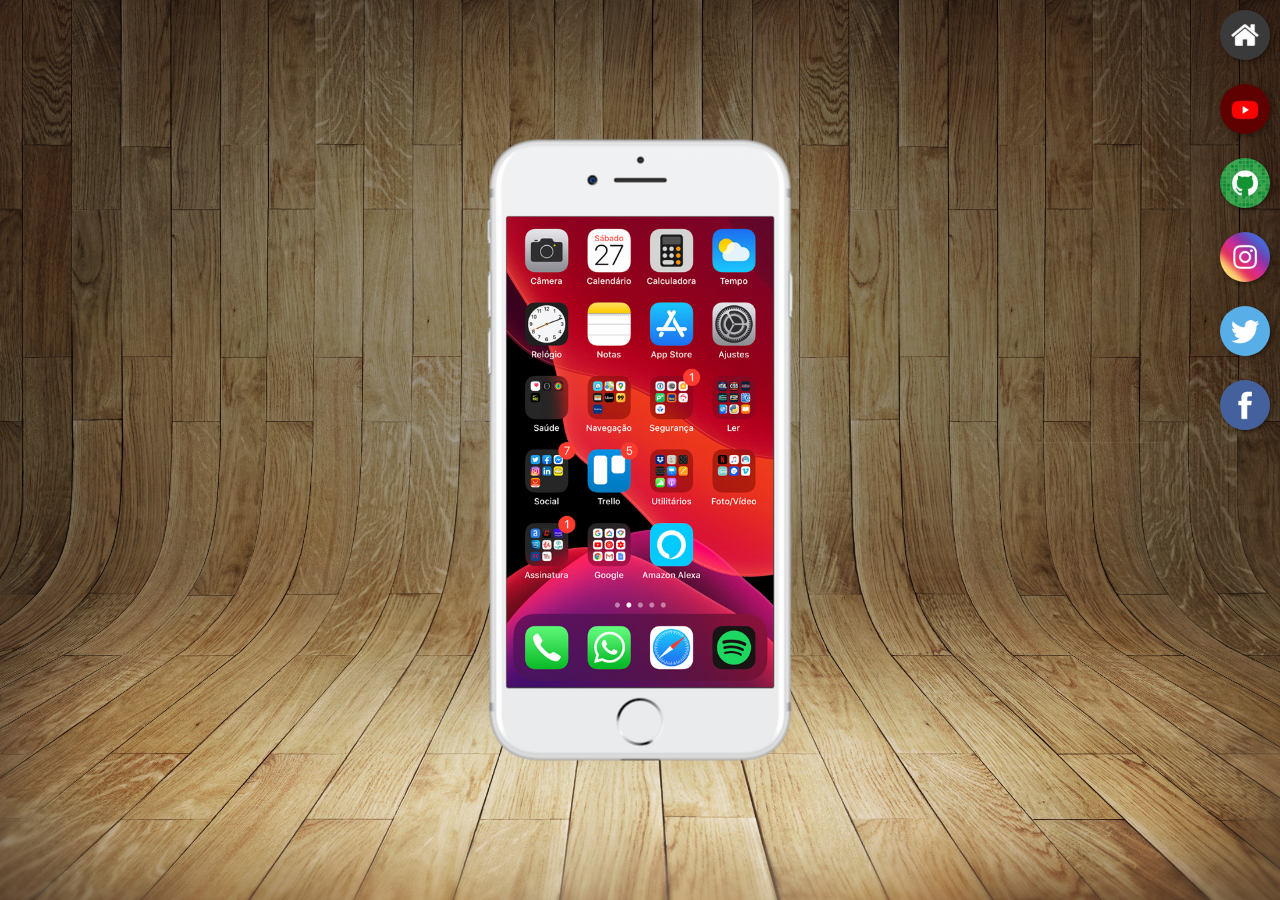
<file: index.html>
<!DOCTYPE html>
<html lang="pt-br">
<head>
    <meta charset="UTF-8">
    <meta http-equiv="X-UA-Compatible" content="IE=edge">
    <meta name="viewport" content="width=device-width, initial-scale=1.0">
    <title>Projeto Redes Sociais</title>
    <link rel="stylesheet" href="style.css">
    <link rel="shortcut icon" href="favicon.ico" type="image/x-icon">
</head>
<body>
    <main>
        <section id="telefone">
            <iframe src="home.html" name="tela" id="tela" frameborder="0">
                Seu navegador não é compatível com isso.
            </iframe>

        </section>
        <section id="redes-sociais">
            <a href="home.html" target="tela"><img src="imagens/logo-home.jpg" alt="Home"></a> <br>
            <a href="youtube.html" target="tela"><img src="imagens/logo-youtube.jpg" alt="youTube"></a> <br>
            <a href="github.html" target="tela"><img src="imagens/logo-github.jpg" alt="GitHub"></a> <br>
            <a href="instagram.html" target="tela"><img src="imagens/logo-instagram.jpg" alt="Instagram"></a> <br>
            <a href="twitter.html" target="tela"><img src="imagens/logo-twitter.jpg" alt="Twitter"></a> <br>
            <a href="facebook.html" target="tela"><img src="imagens/logo-facebook.jpg" alt="Facebook"></a>

        </section>

    </main>
 
    
</body>
</html>
</file>
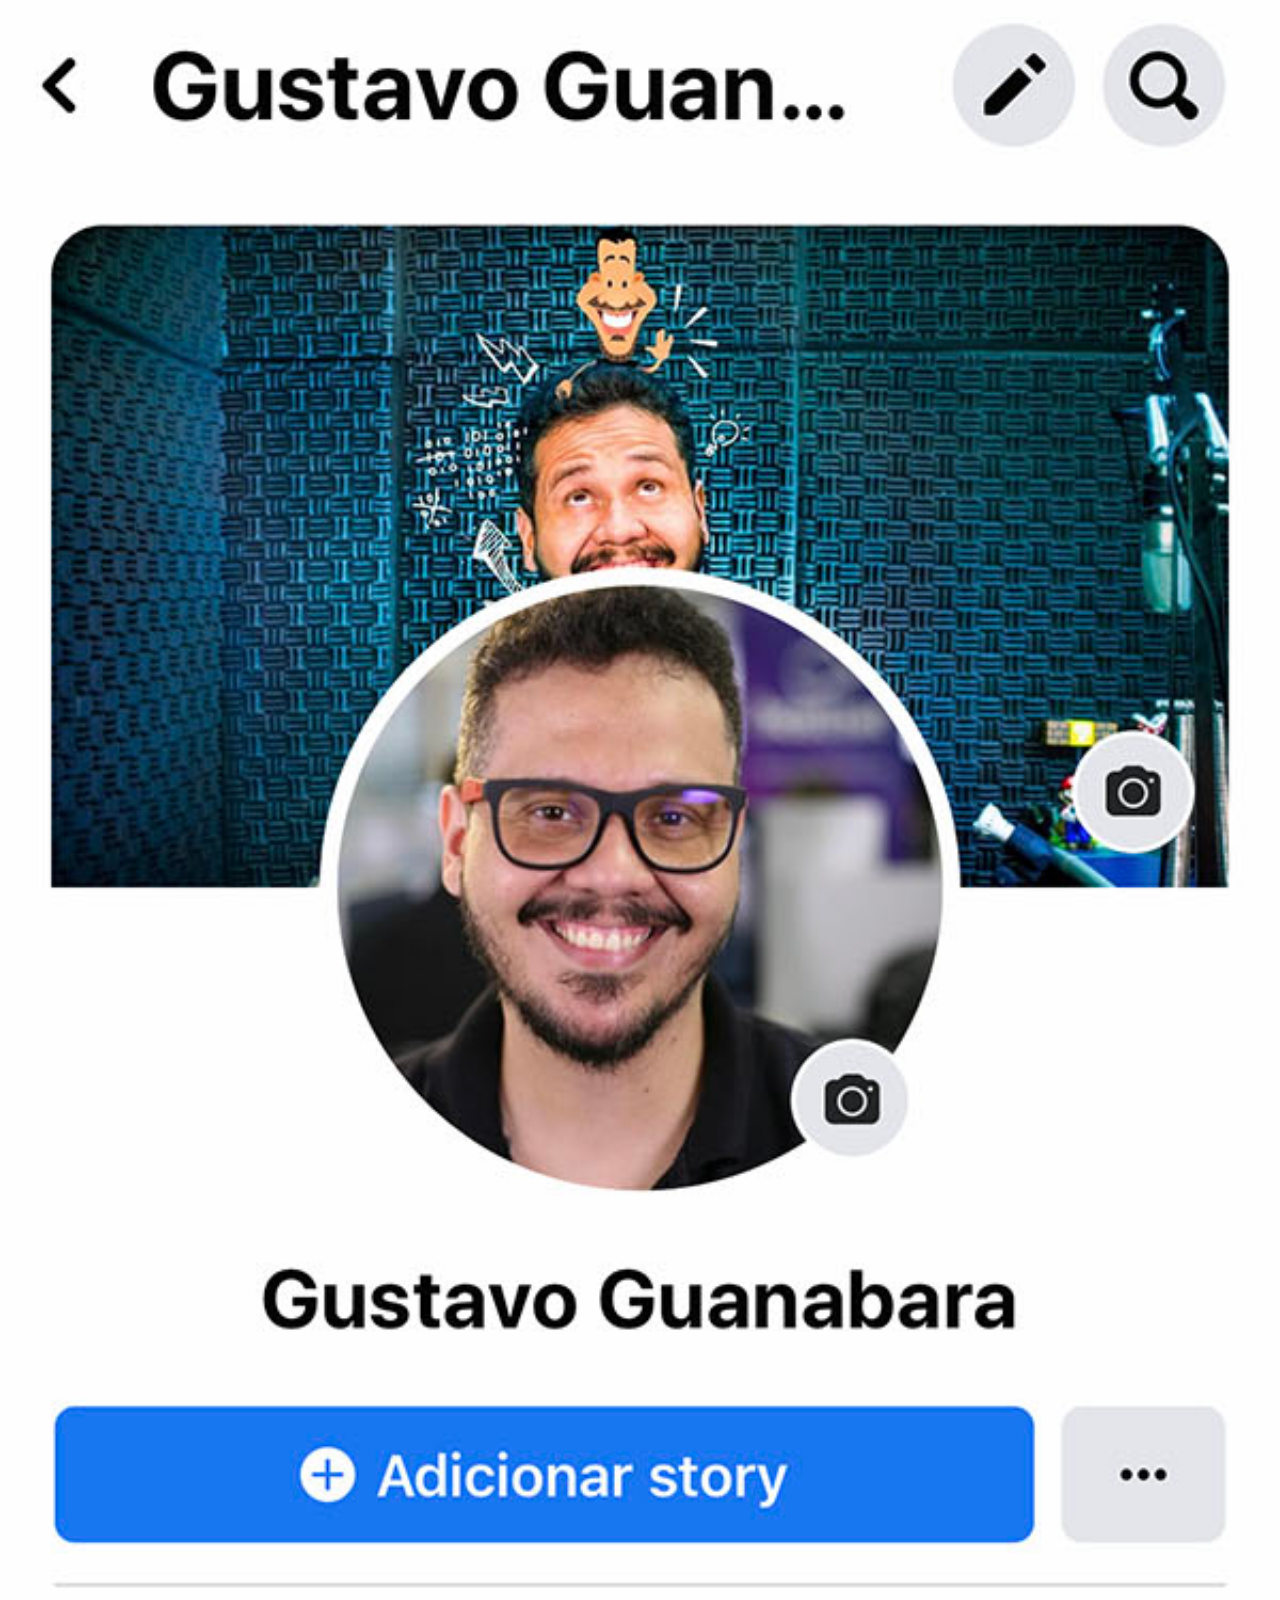
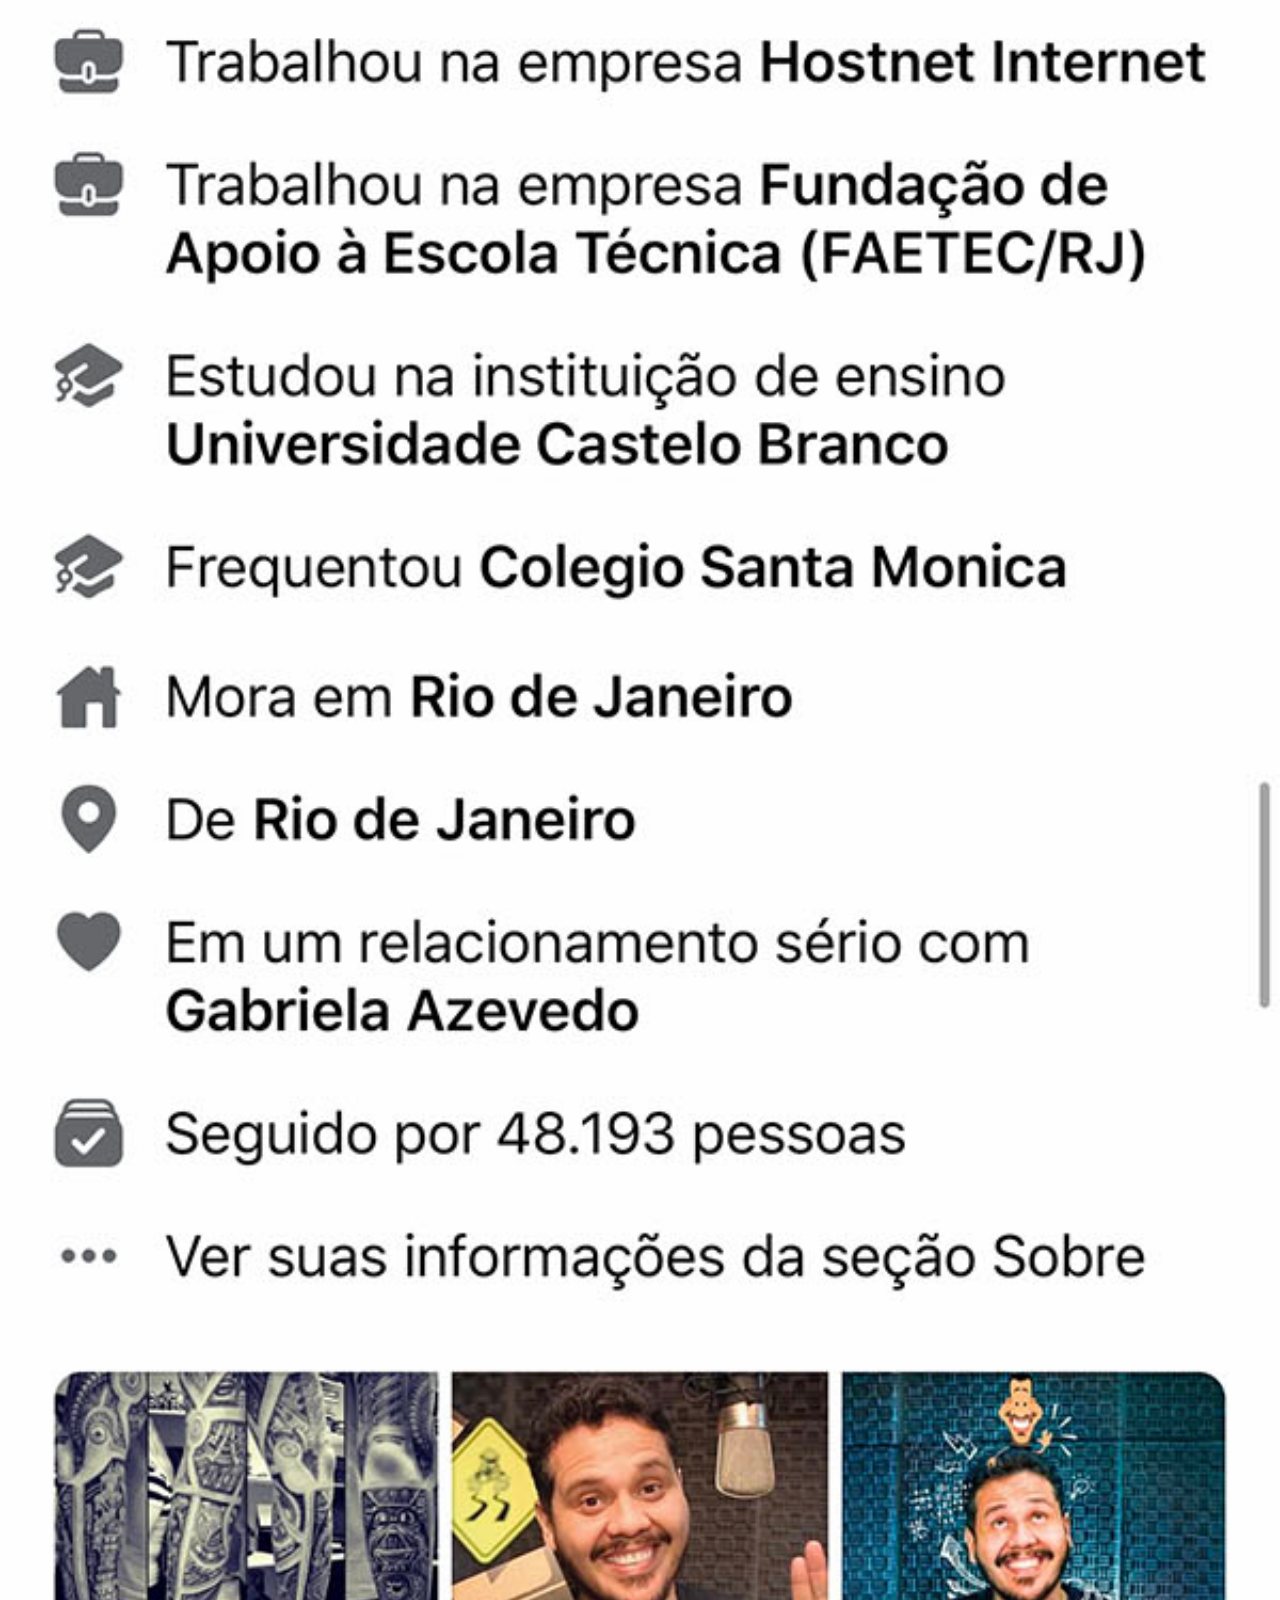
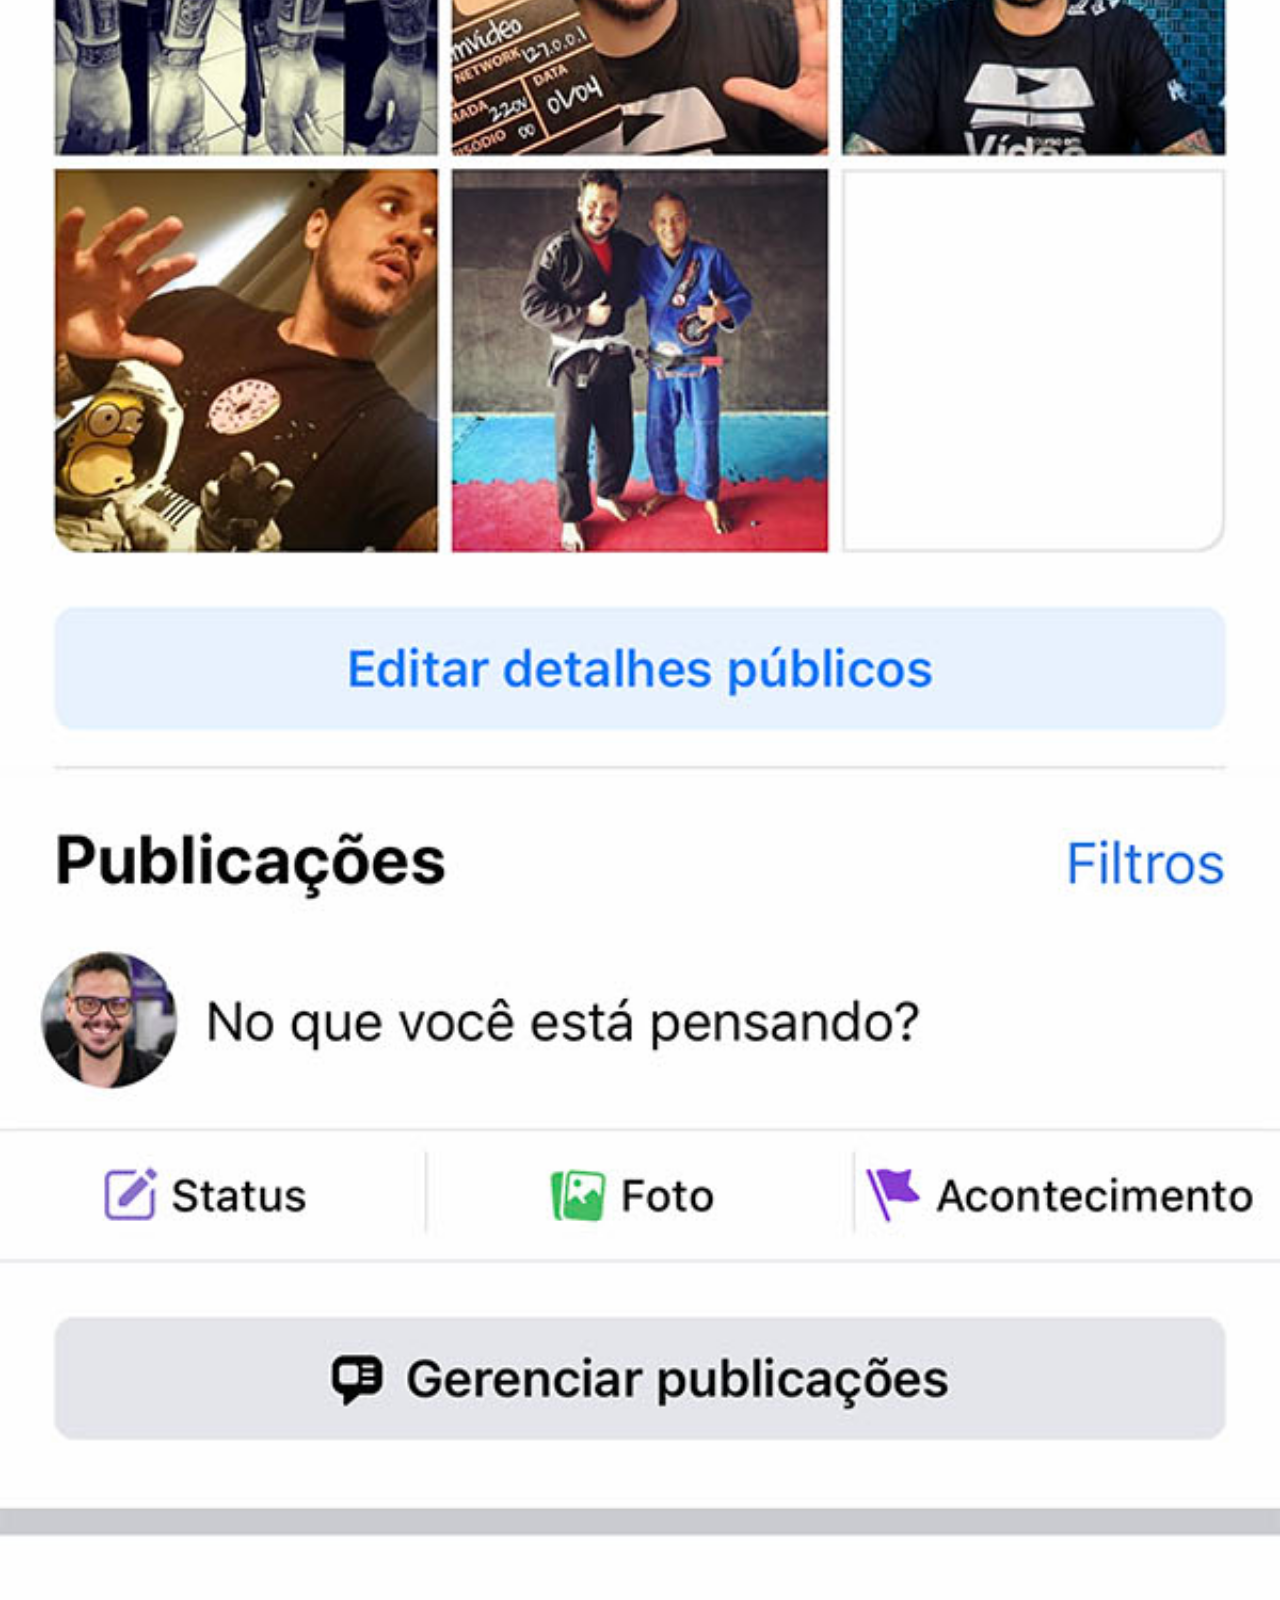
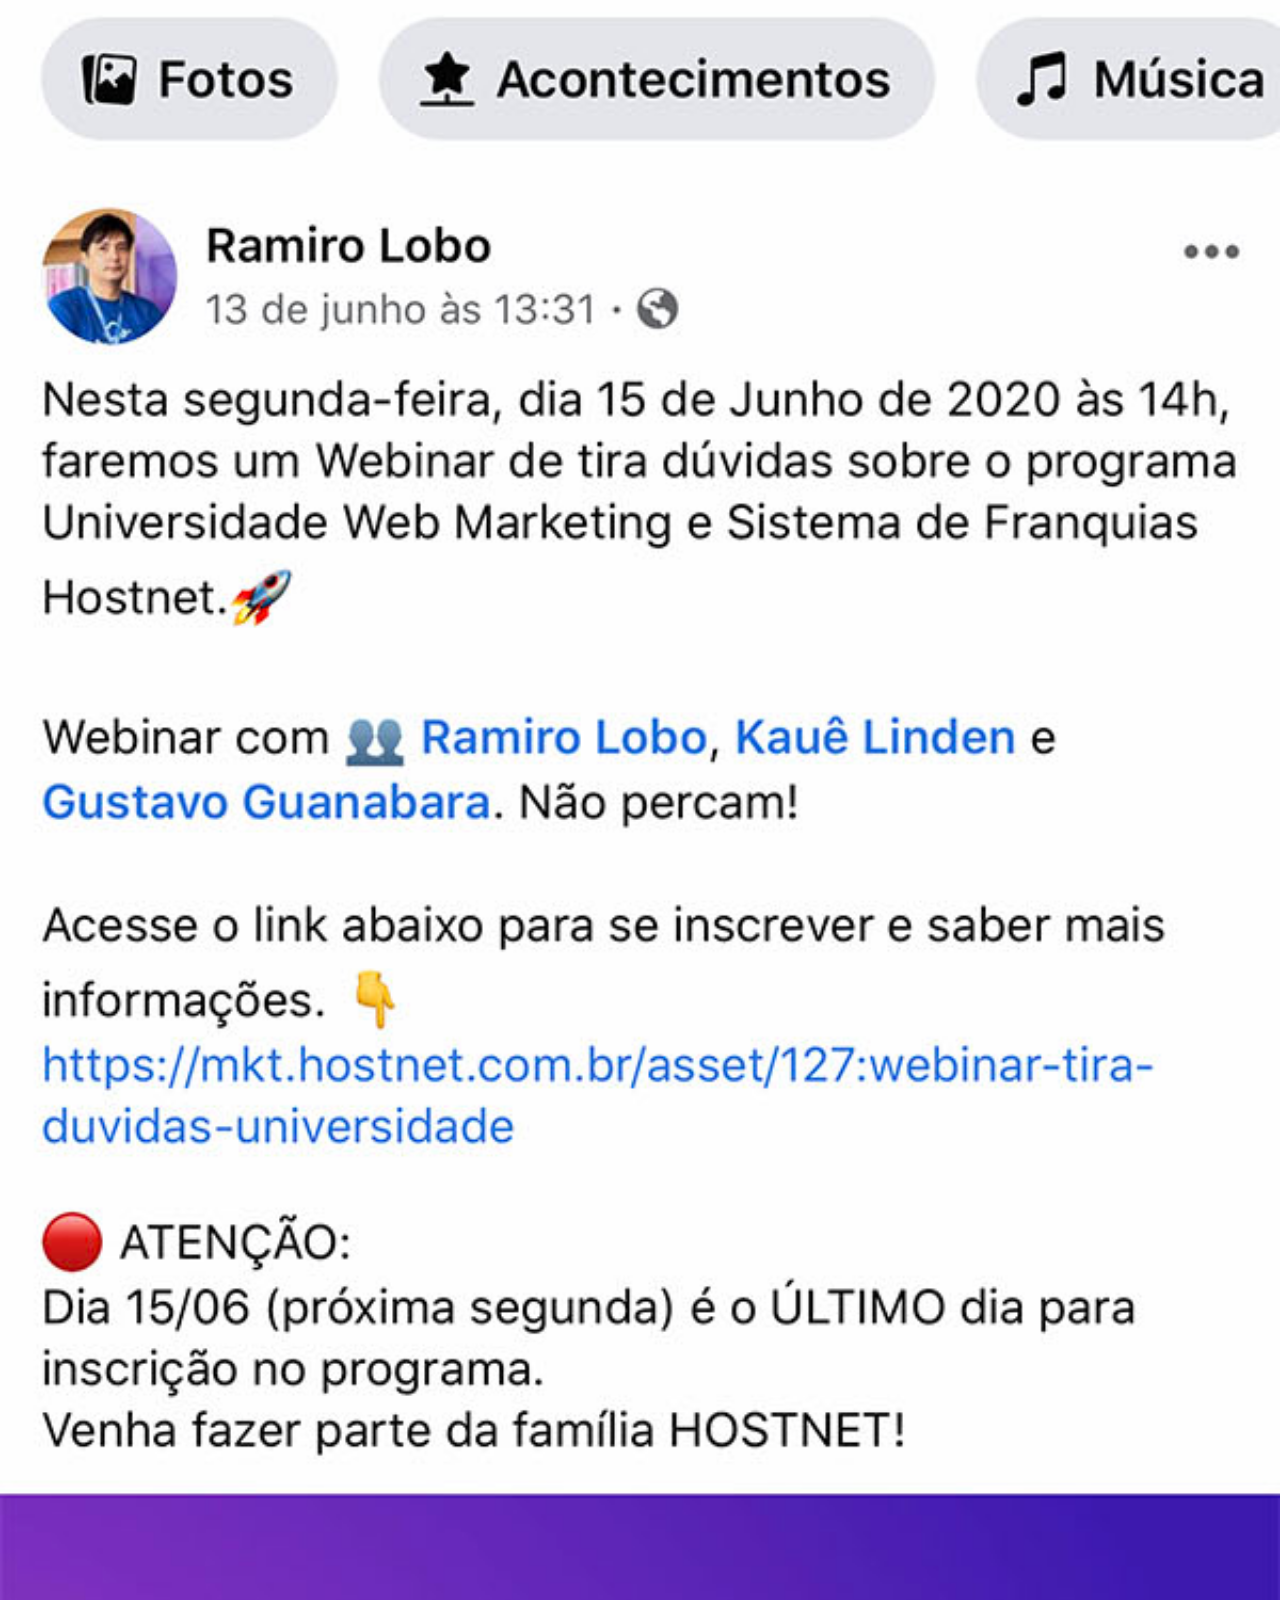
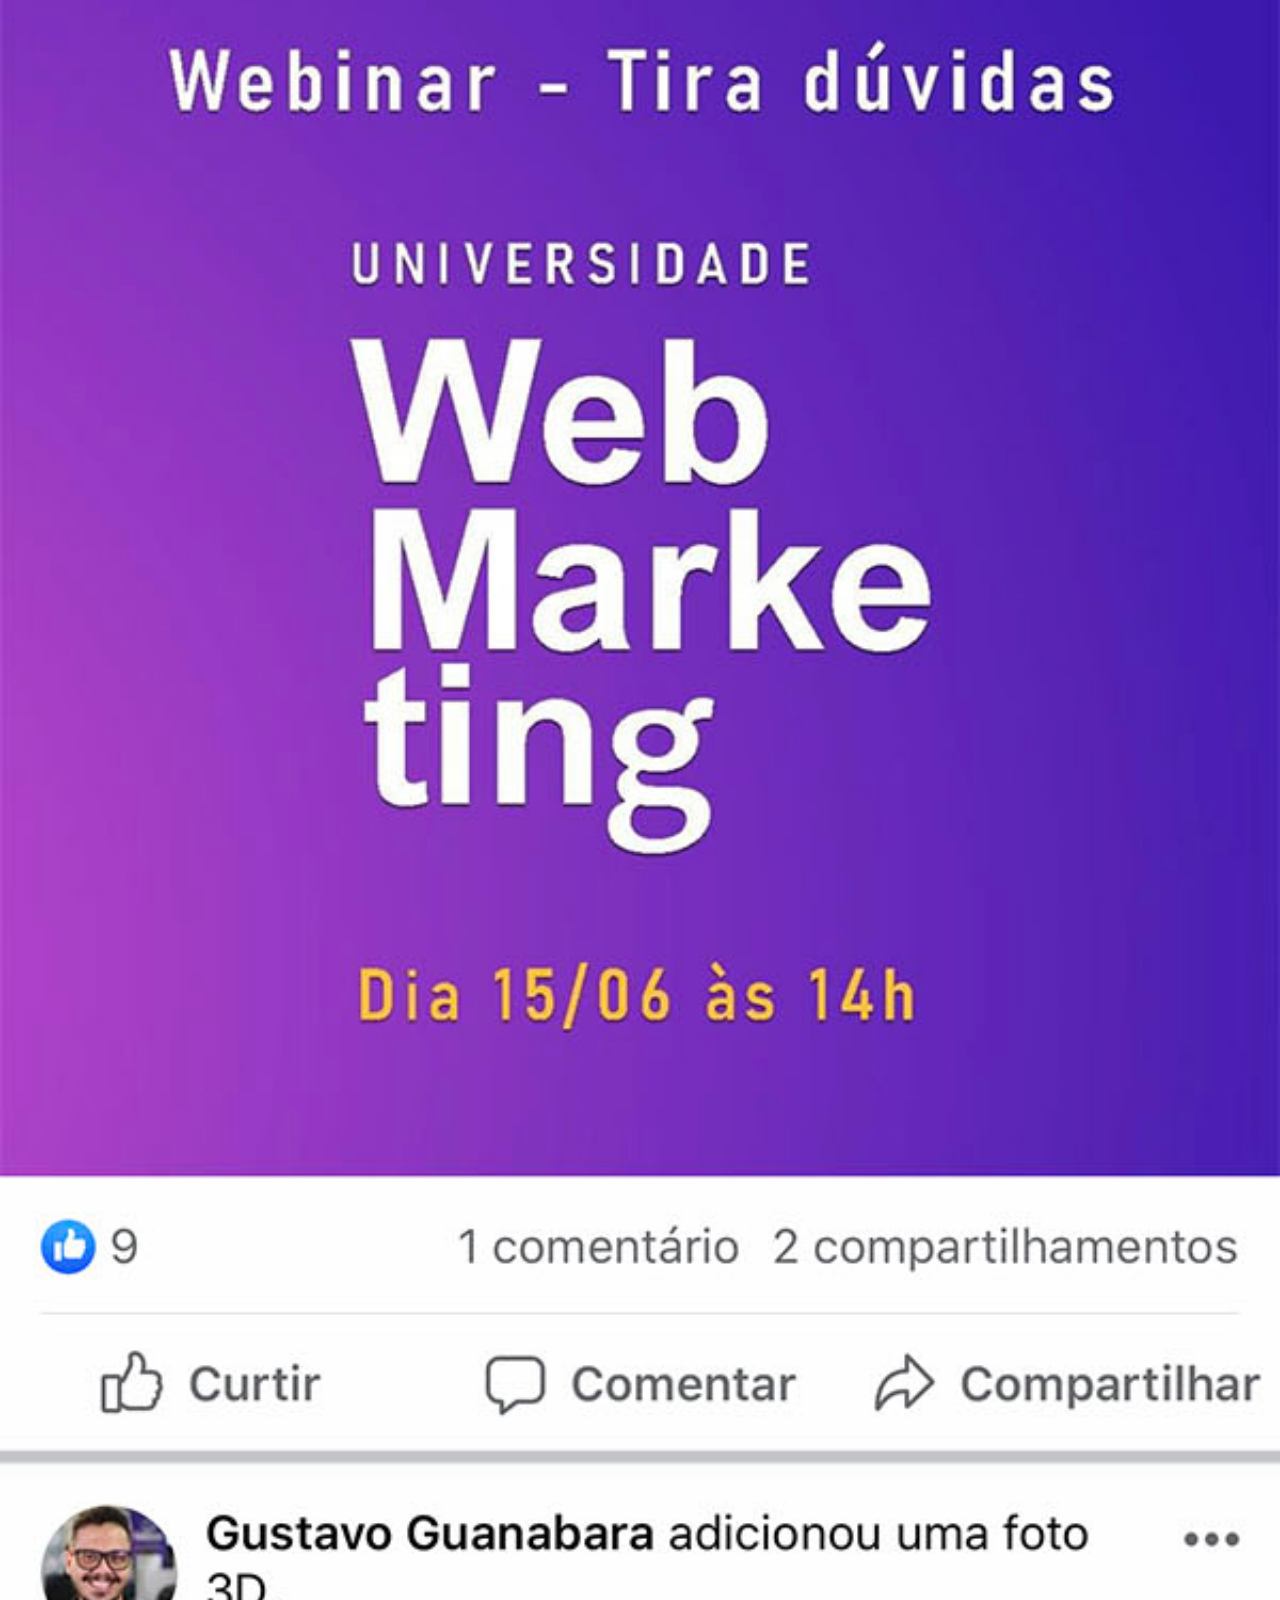
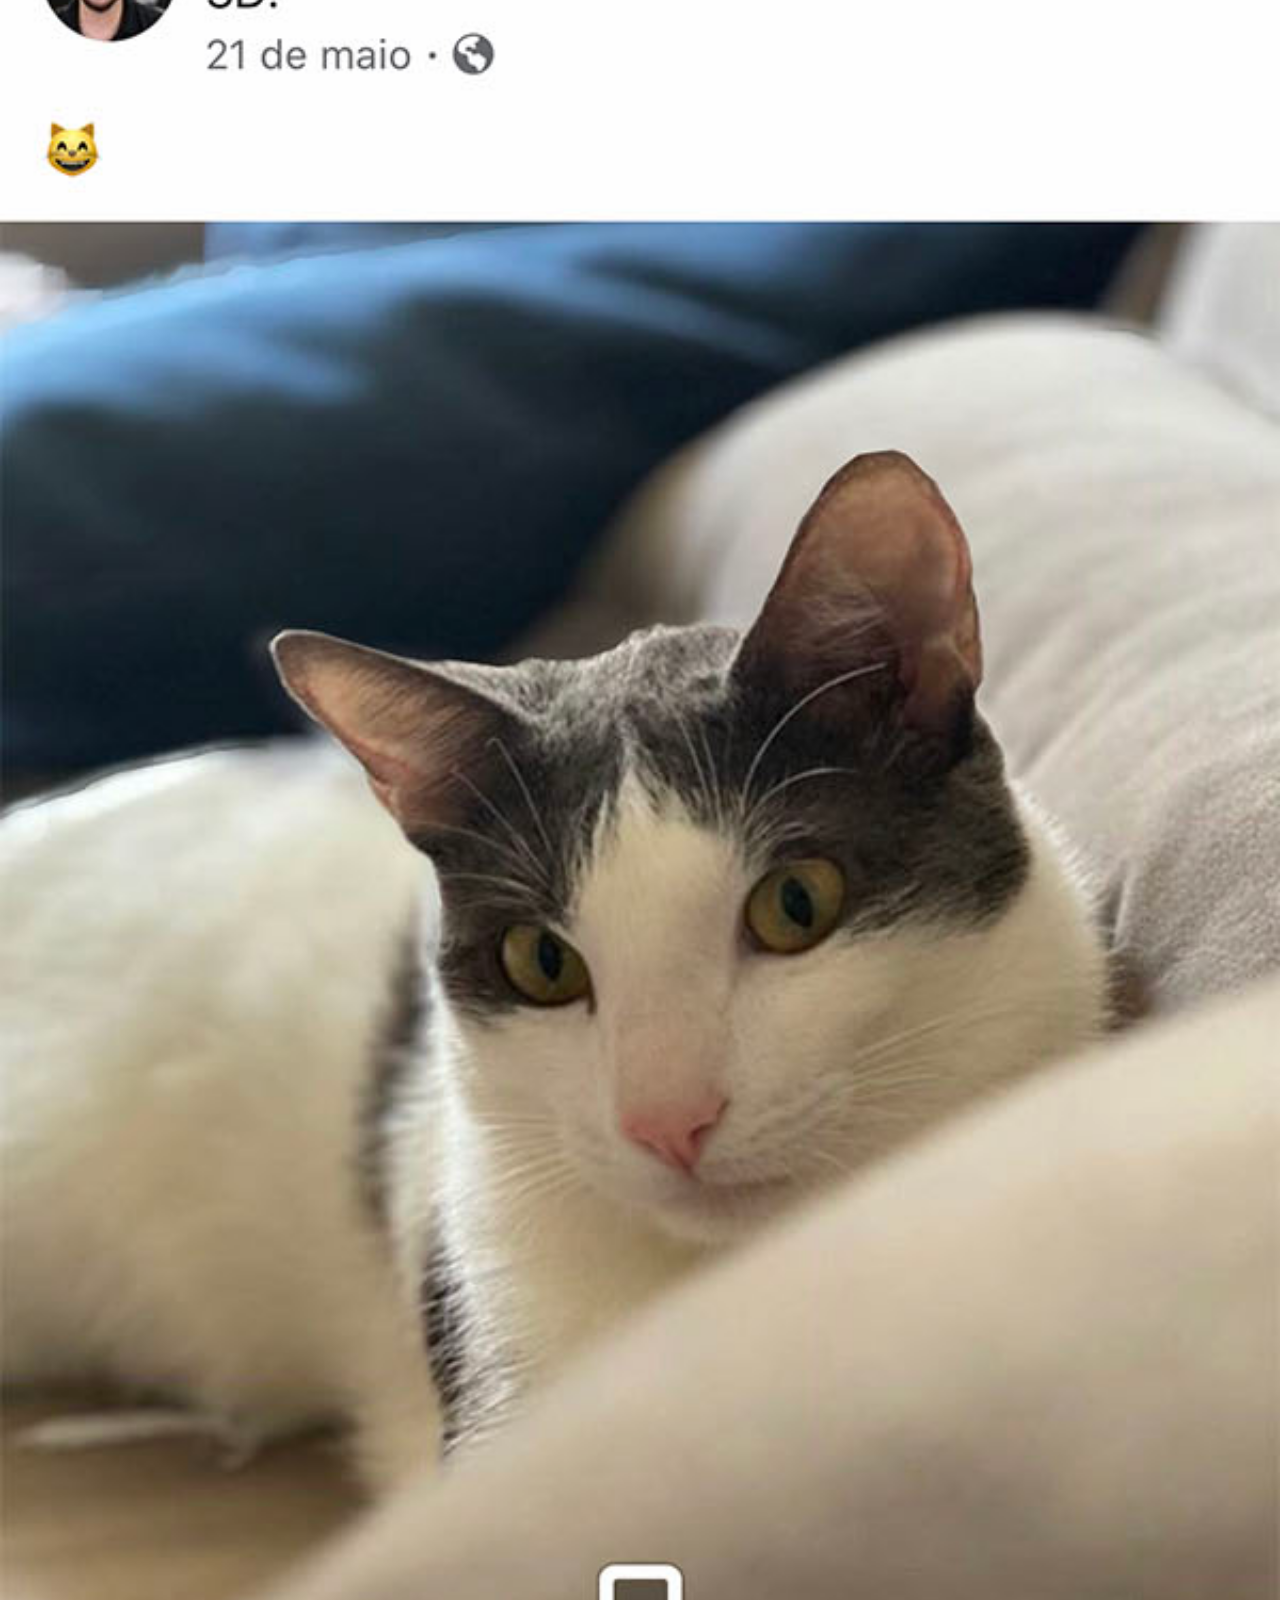
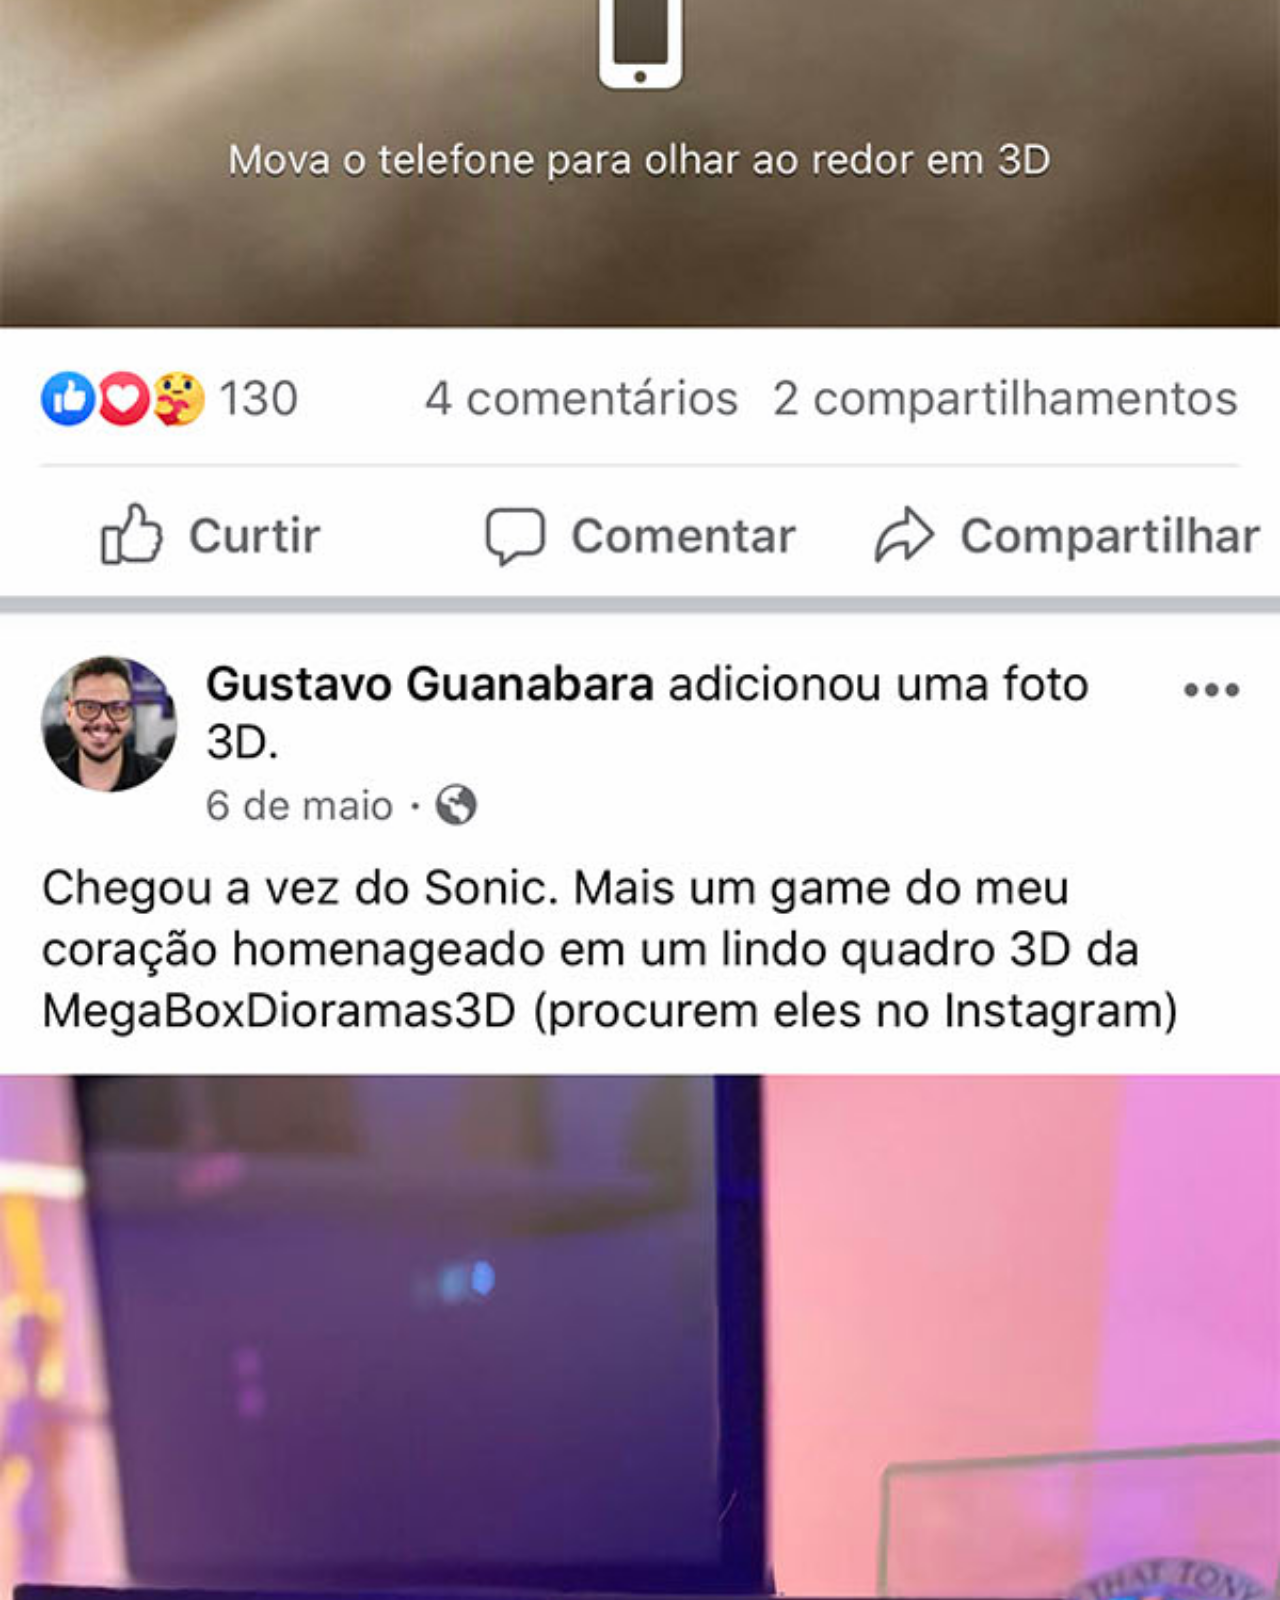
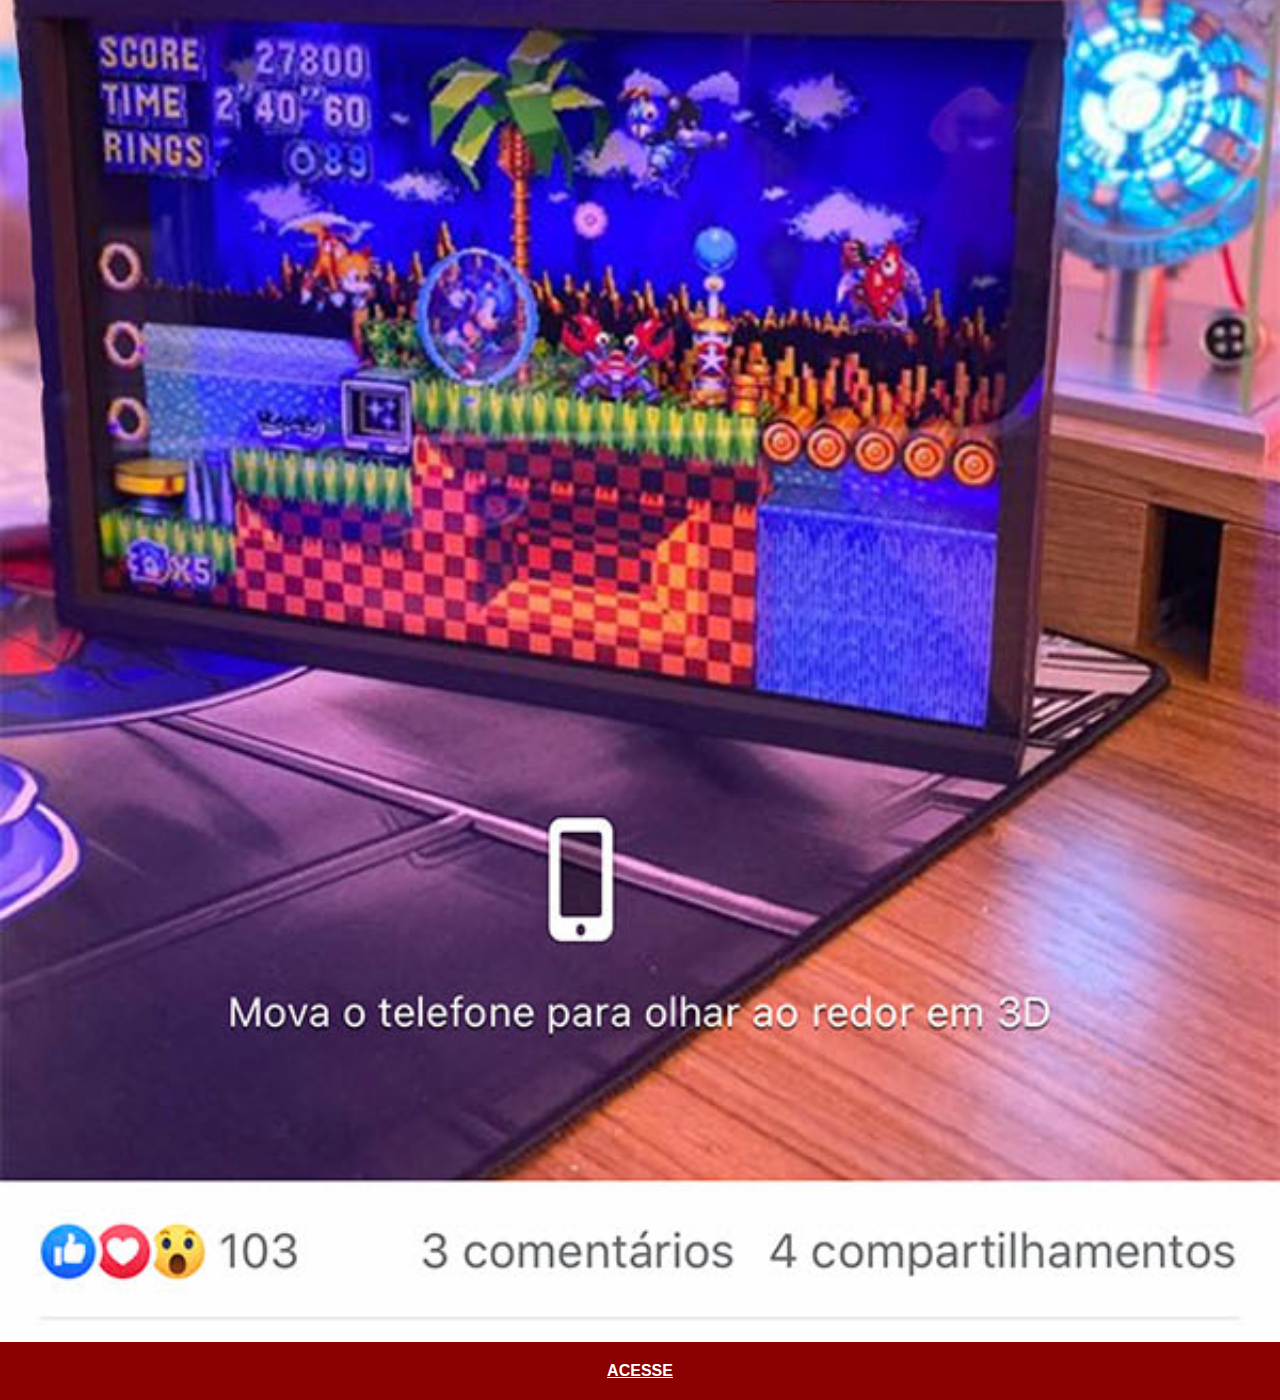
<file: facebook.html>
<!DOCTYPE html>
<html lang="pt-br">
<head>
    <meta charset="UTF-8">
    <meta http-equiv="X-UA-Compatible" content="IE=edge">
    <meta name="viewport" content="width=device-width, initial-scale=1.0">
    <title>Facebook</title>
    <link rel="stylesheet" href="social.css">
</head>
<body>
    <img src="imagens/tela-facebook.jpg" alt="Facebook">
    <a href="#">ACESSE</a>
    
</body>
</html>
</file>
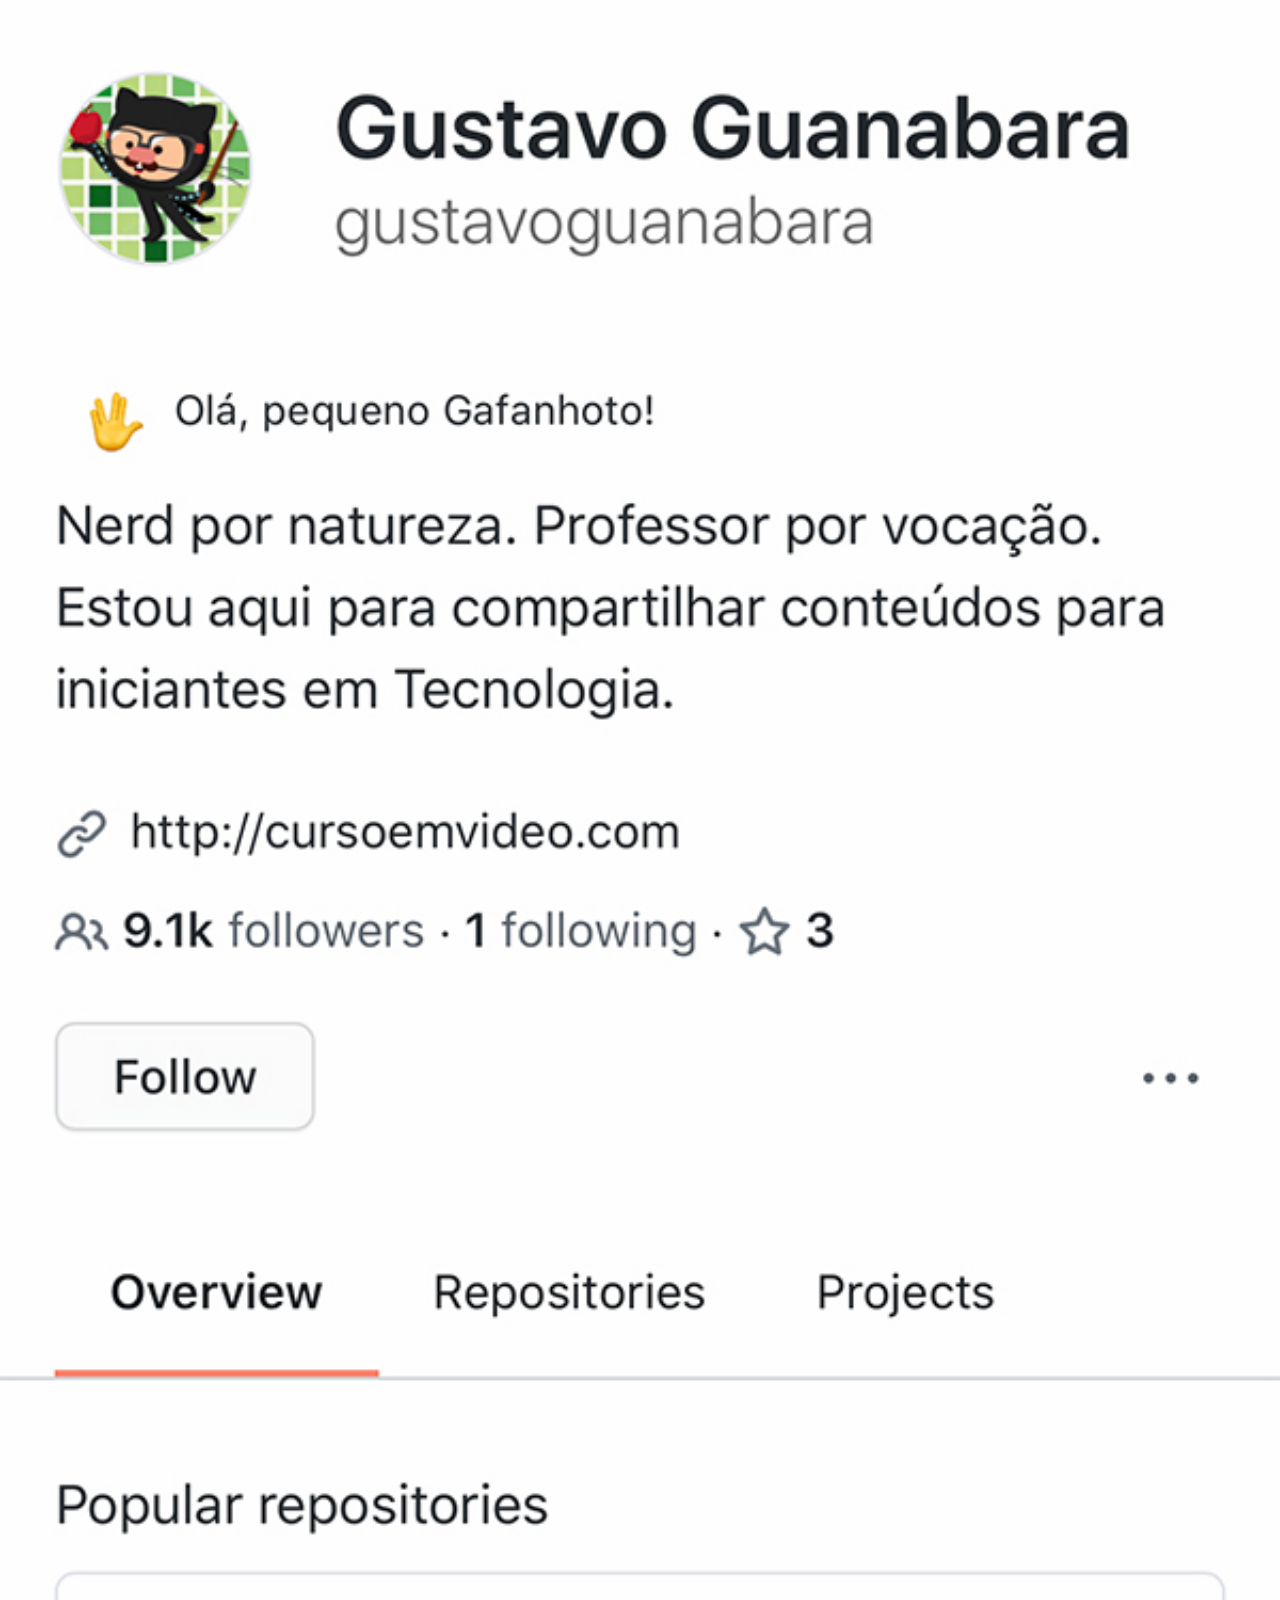
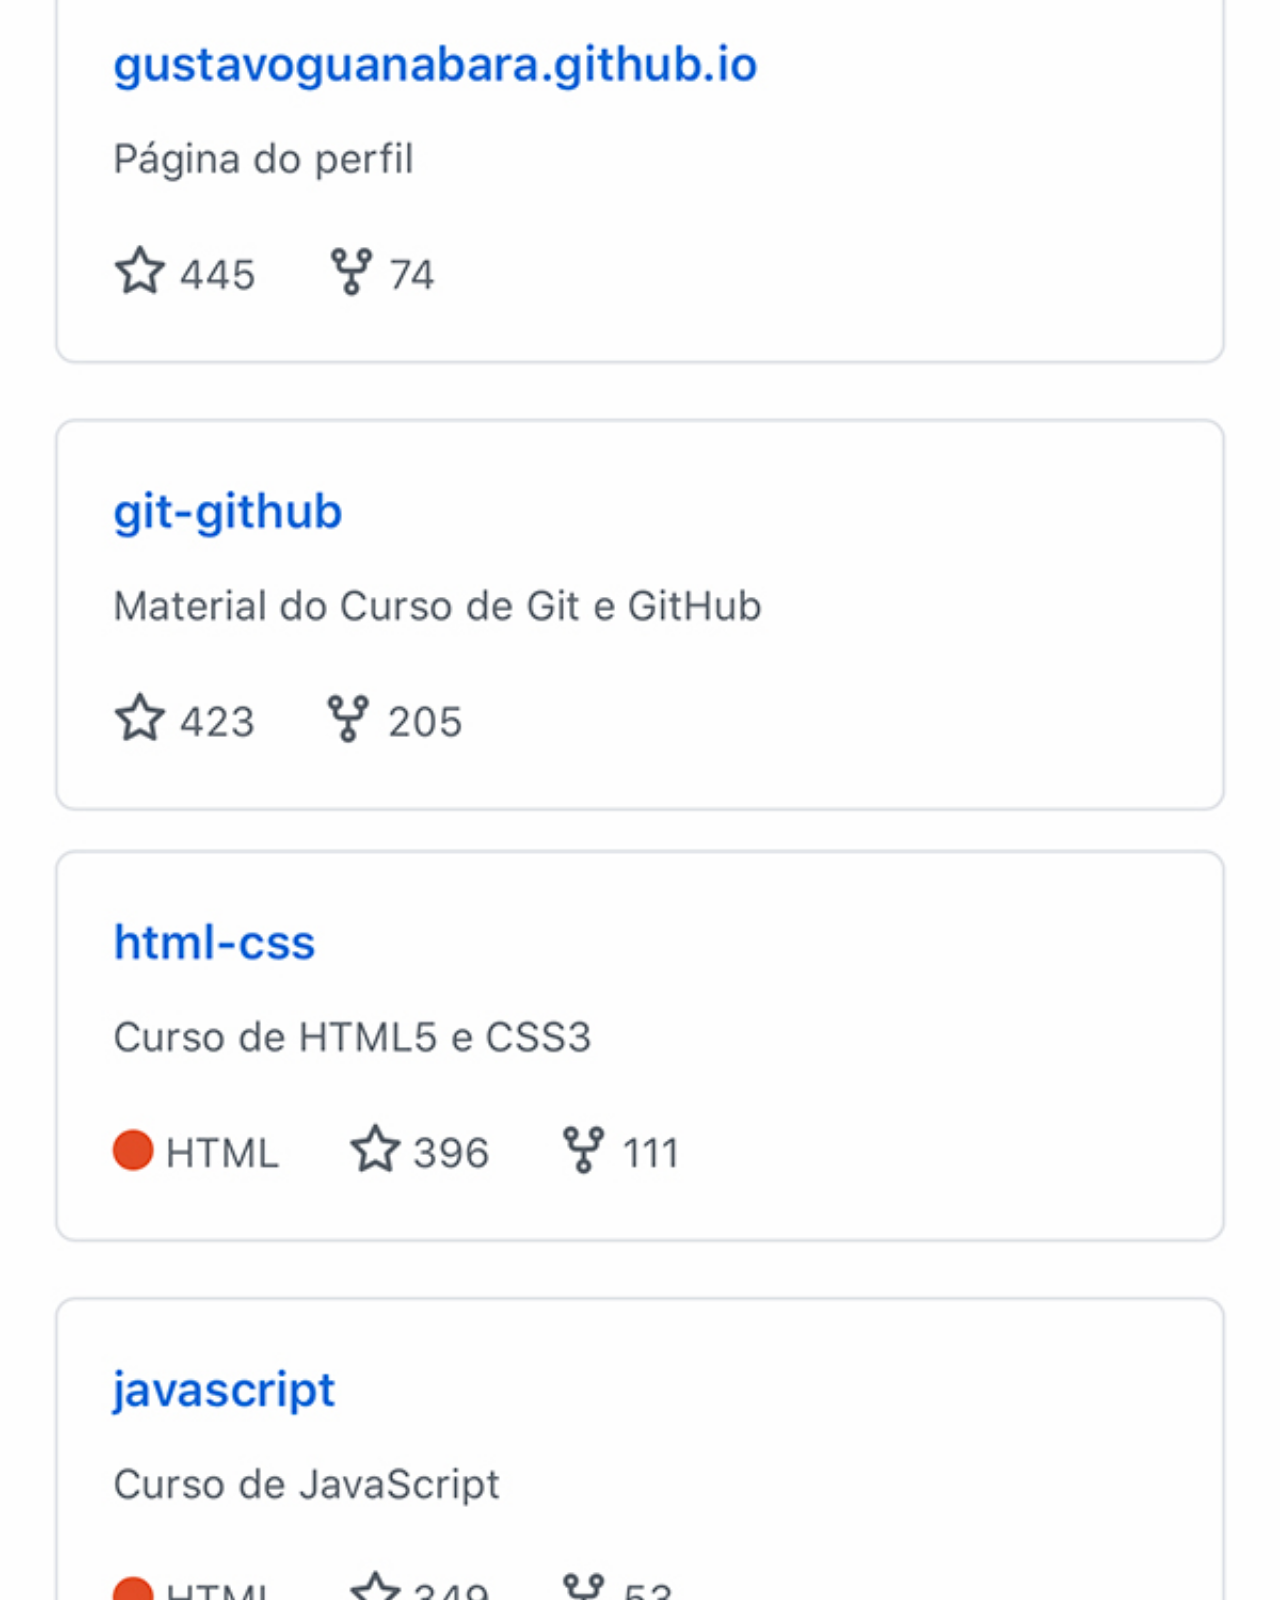
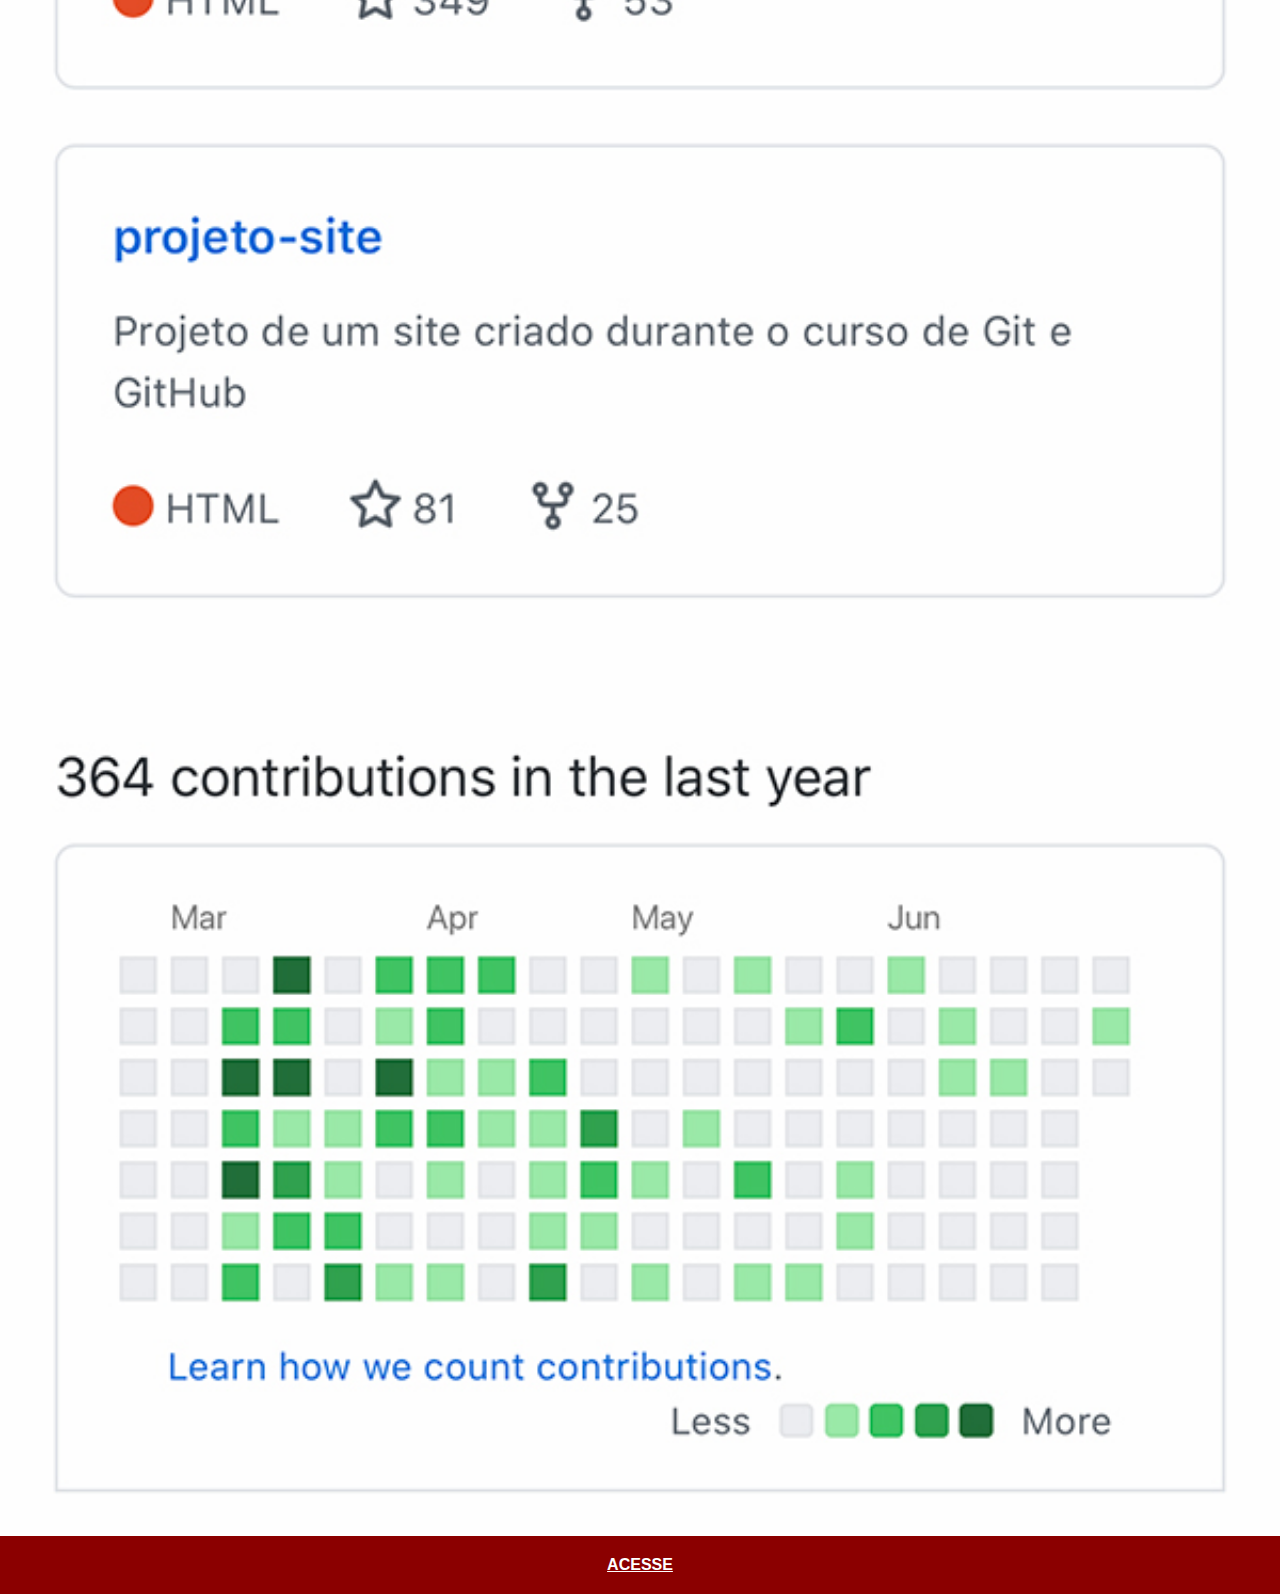
<file: github.html>
<!DOCTYPE html>
<html lang="en">
<head>
    <meta charset="UTF-8">
    <meta http-equiv="X-UA-Compatible" content="IE=edge">
    <meta name="viewport" content="width=device-width, initial-scale=1.0">
    <title>Document</title>
    <link rel="stylesheet" href="social.css">
</head>
<body>
    <img src="imagens/tela-github.jpg" alt="github">
    <a href="https://gustavoguanabara.github.io/">ACESSE</a>
    
</body>
</html>
</file>
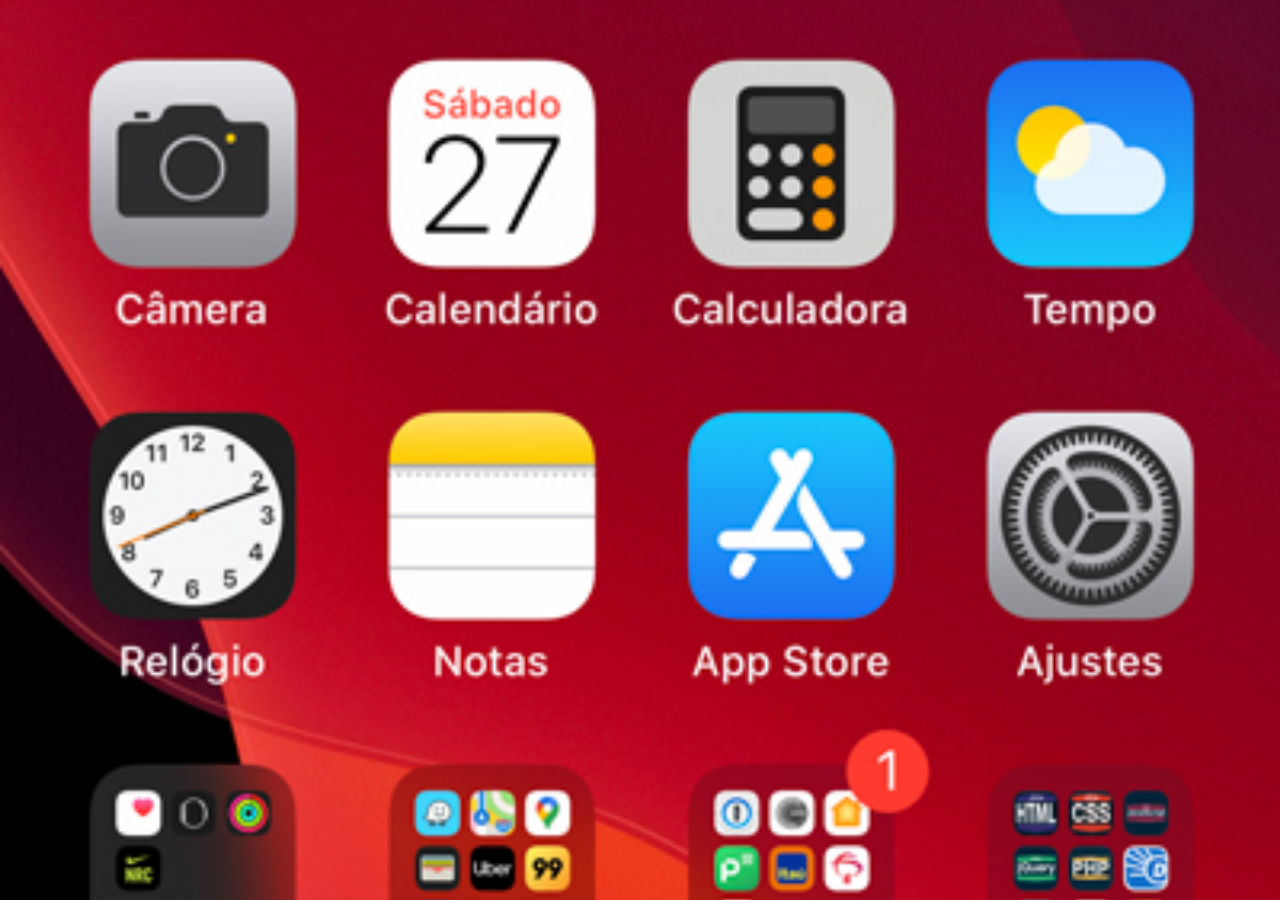
<file: home.html>
<!DOCTYPE html>
<html lang="pt-br">
<head>
    <meta charset="UTF-8">
    <meta http-equiv="X-UA-Compatible" content="IE=edge">
    <meta name="viewport" content="width=device-width, initial-scale=1.0">
    <title>Home</title>
    <style>
        *{
            margin: 0px;
            padding: 0px;
        }

        body {
            height: 100vh;
            width: 100vw;
            background: url('imagens/tela-home.jpg') no-repeat top center;
            background-size: cover;
        }
    </style>
</head>
<body>
    
</body>
</html>
</file>
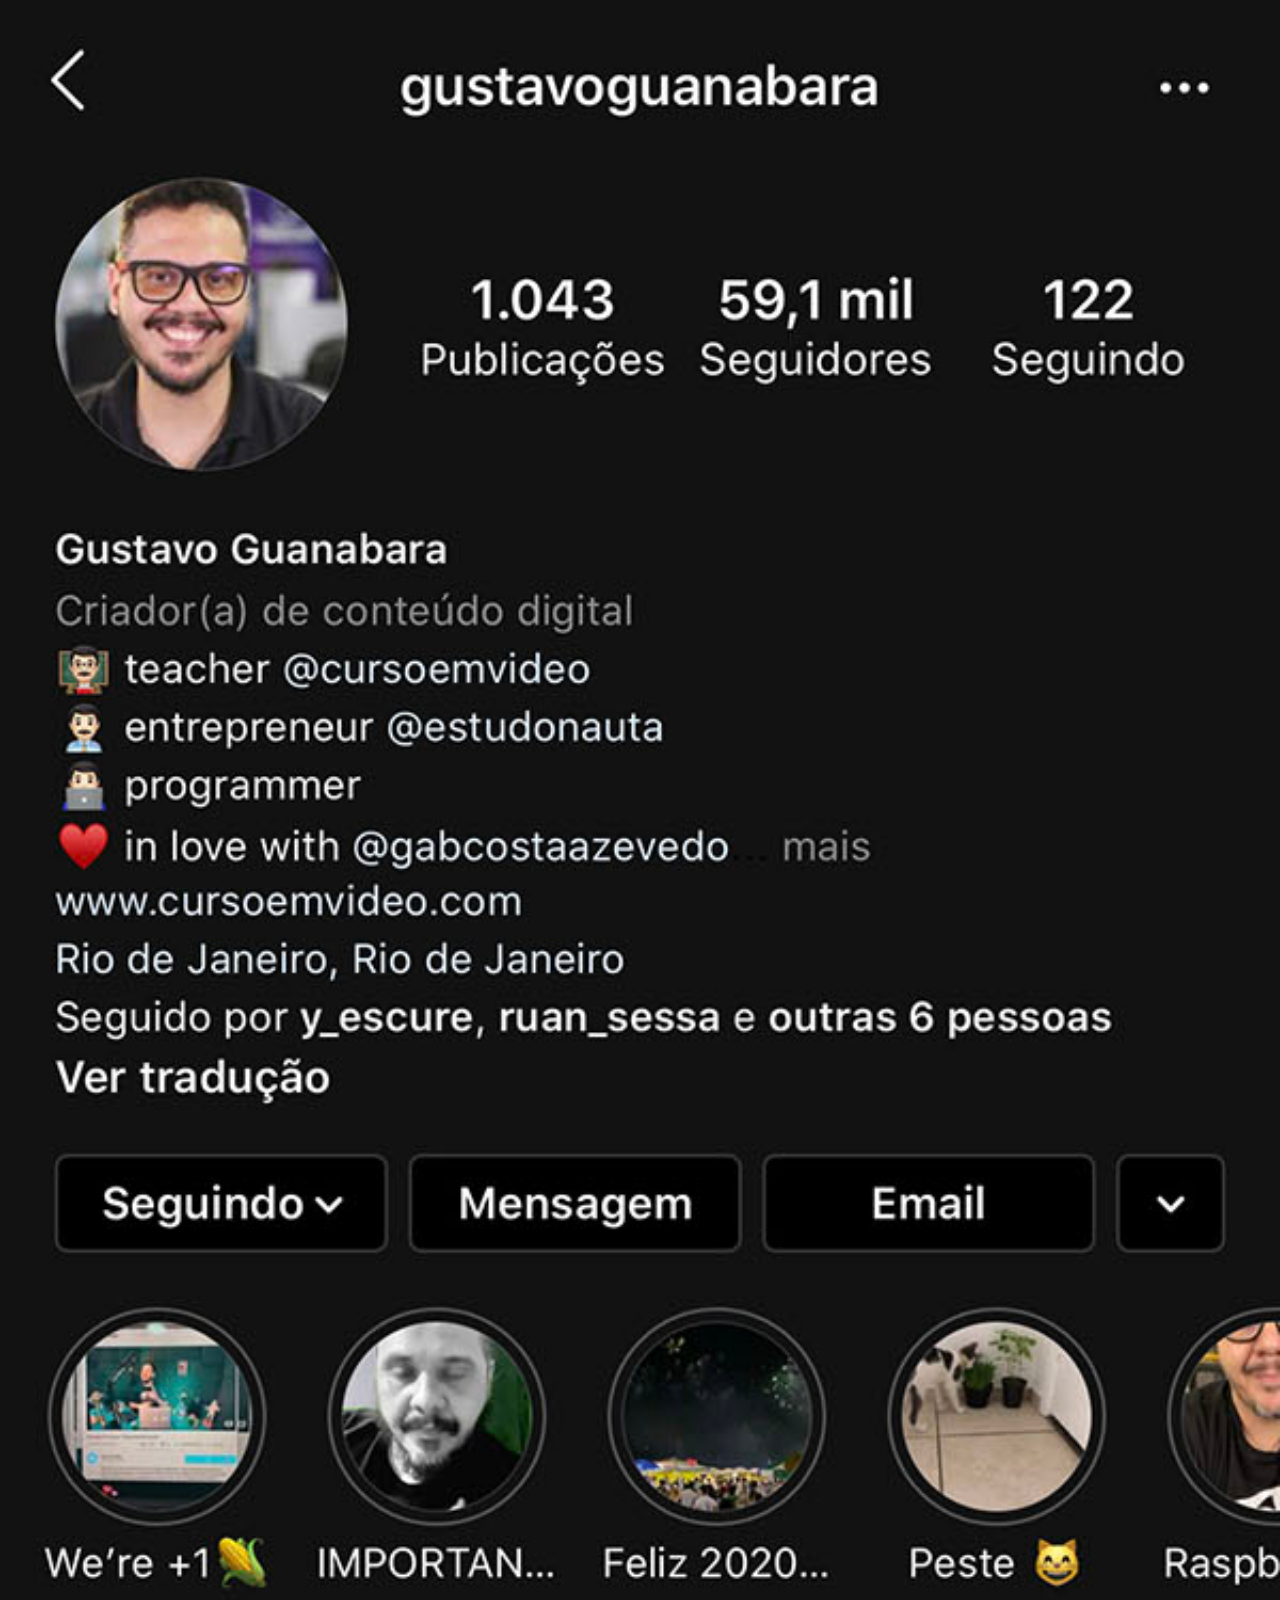
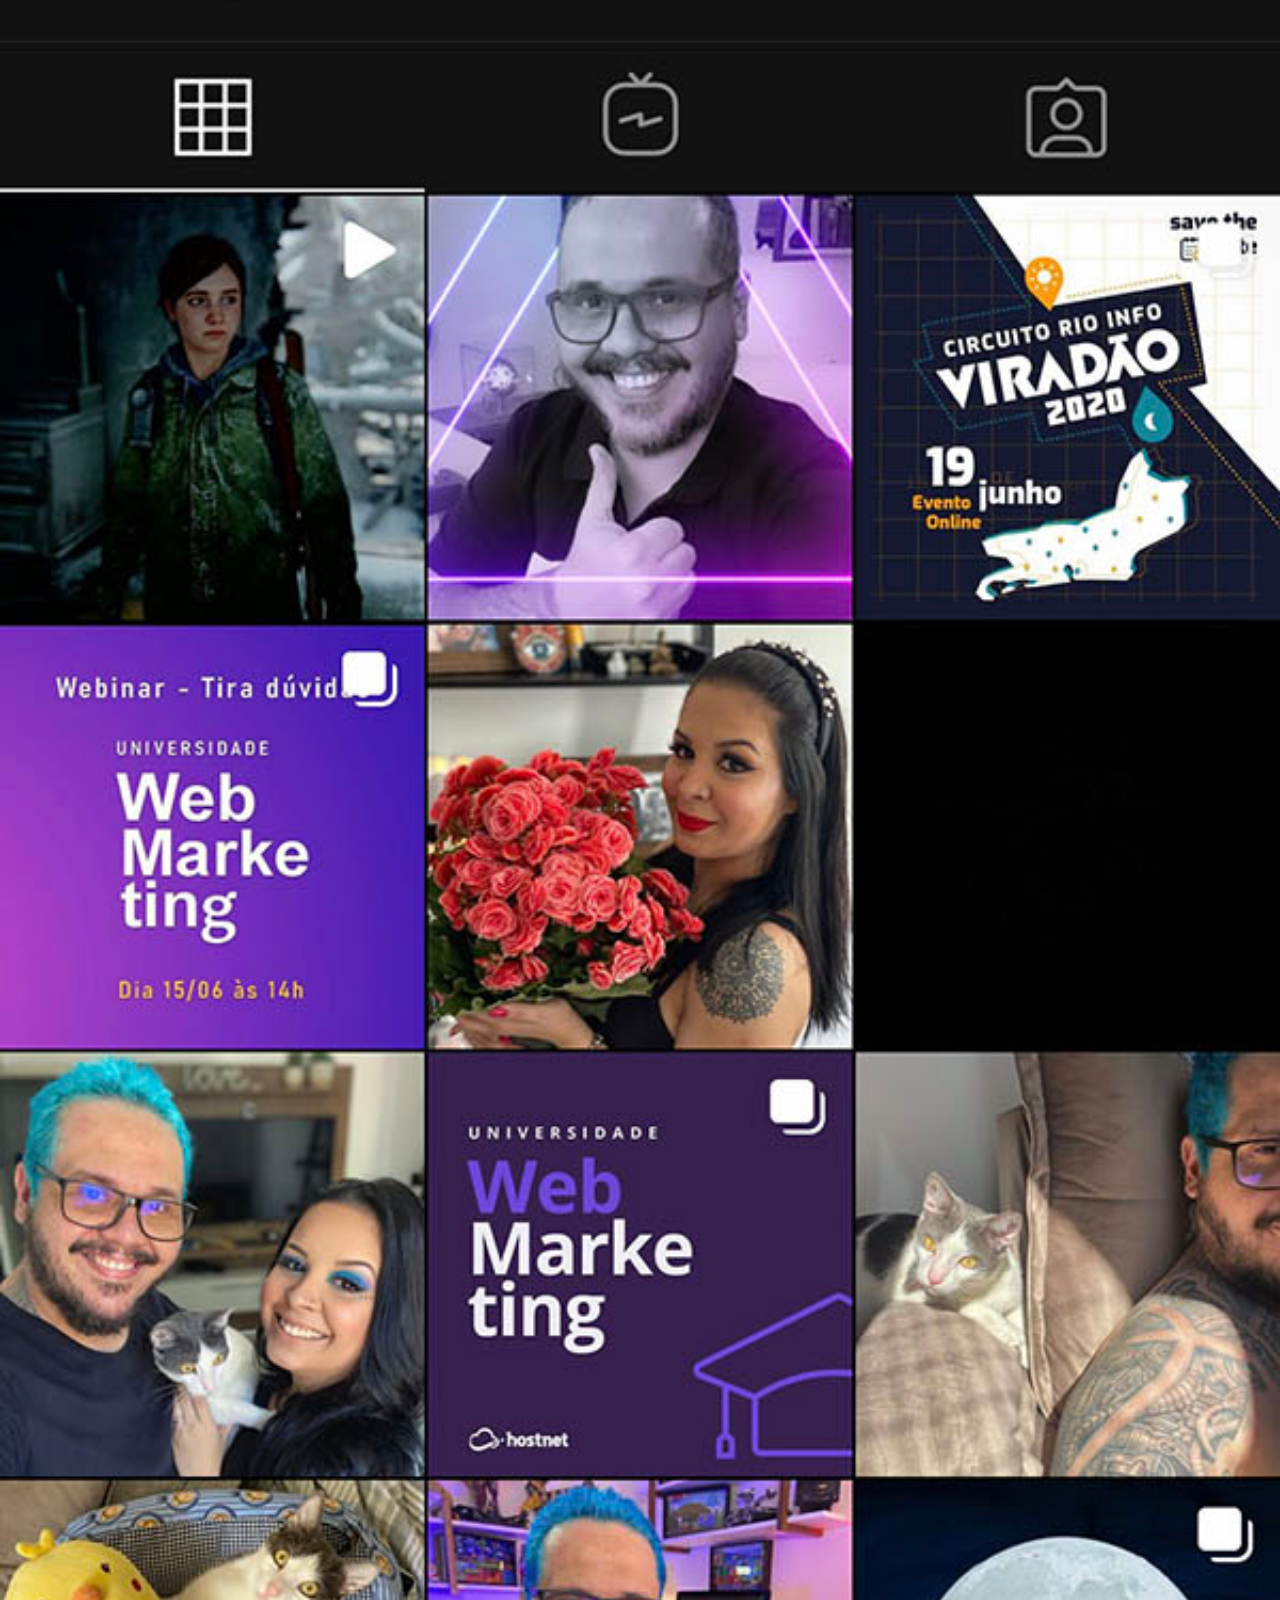
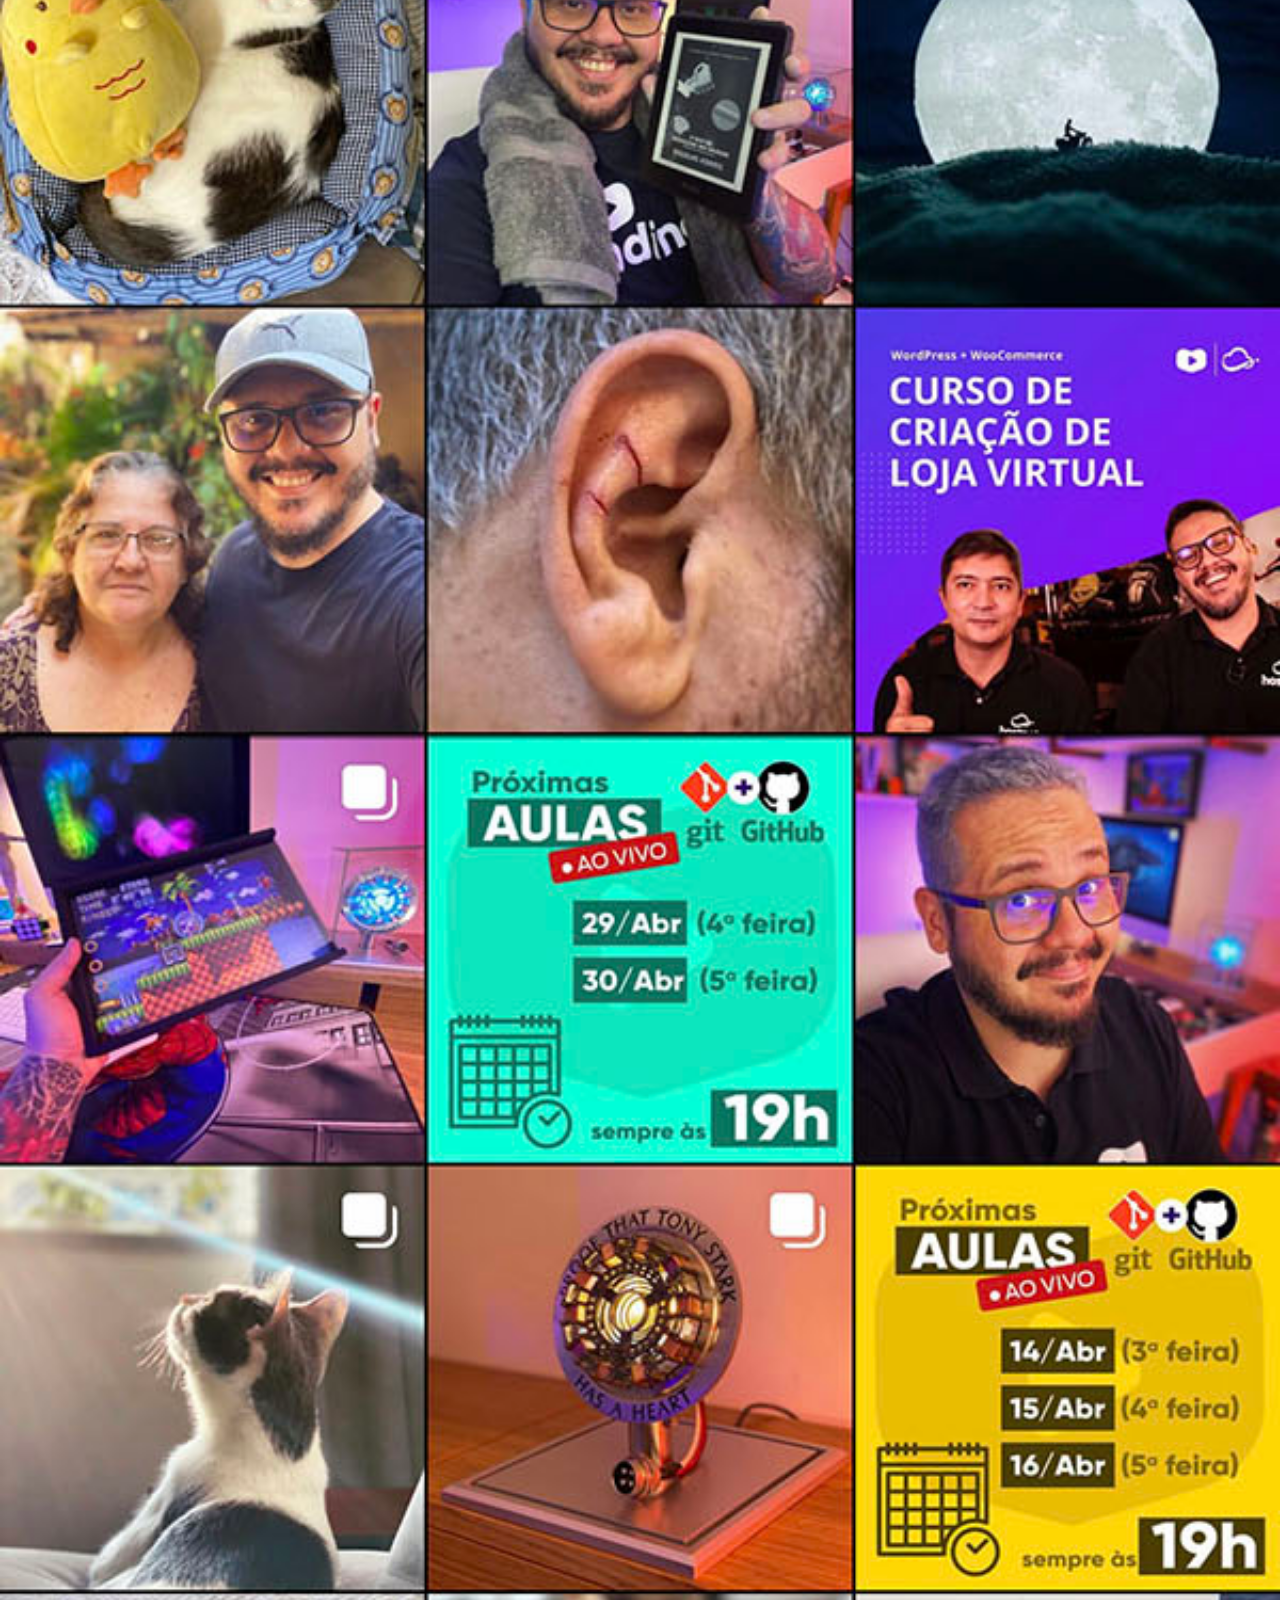
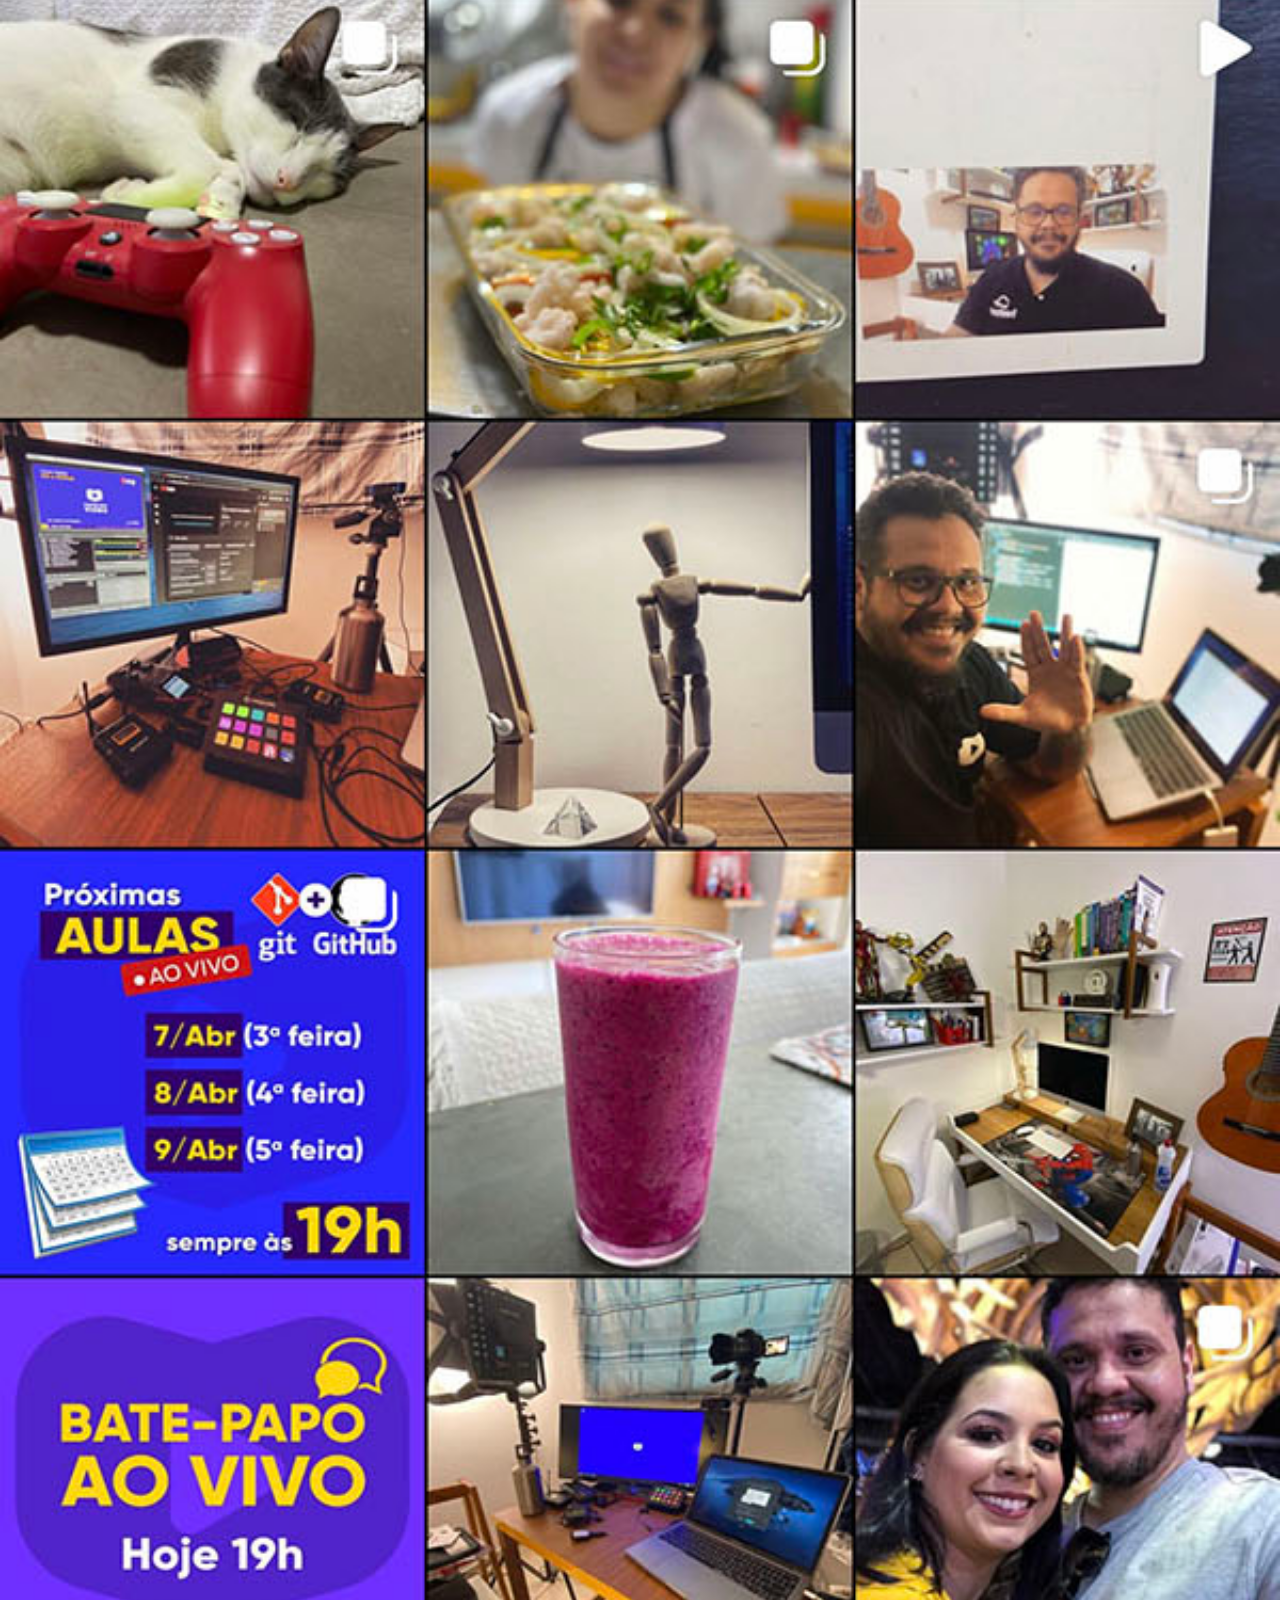
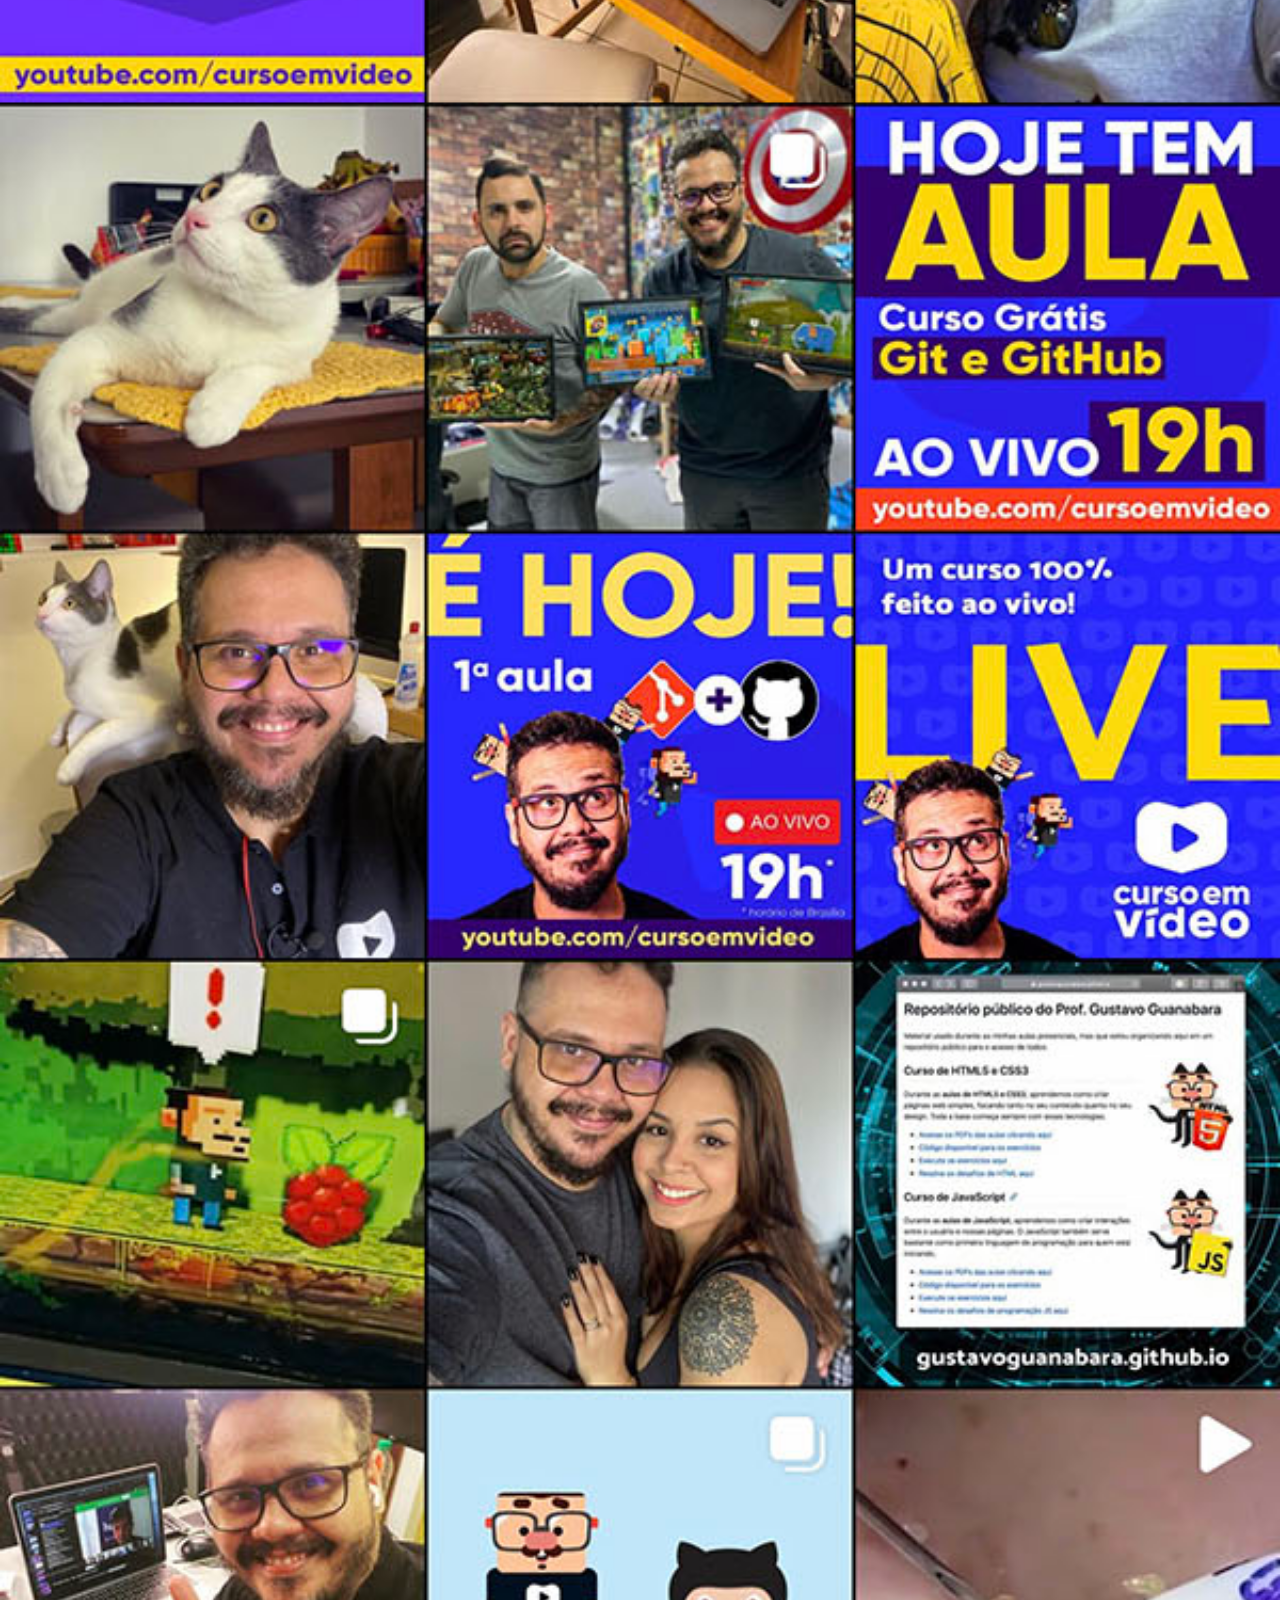
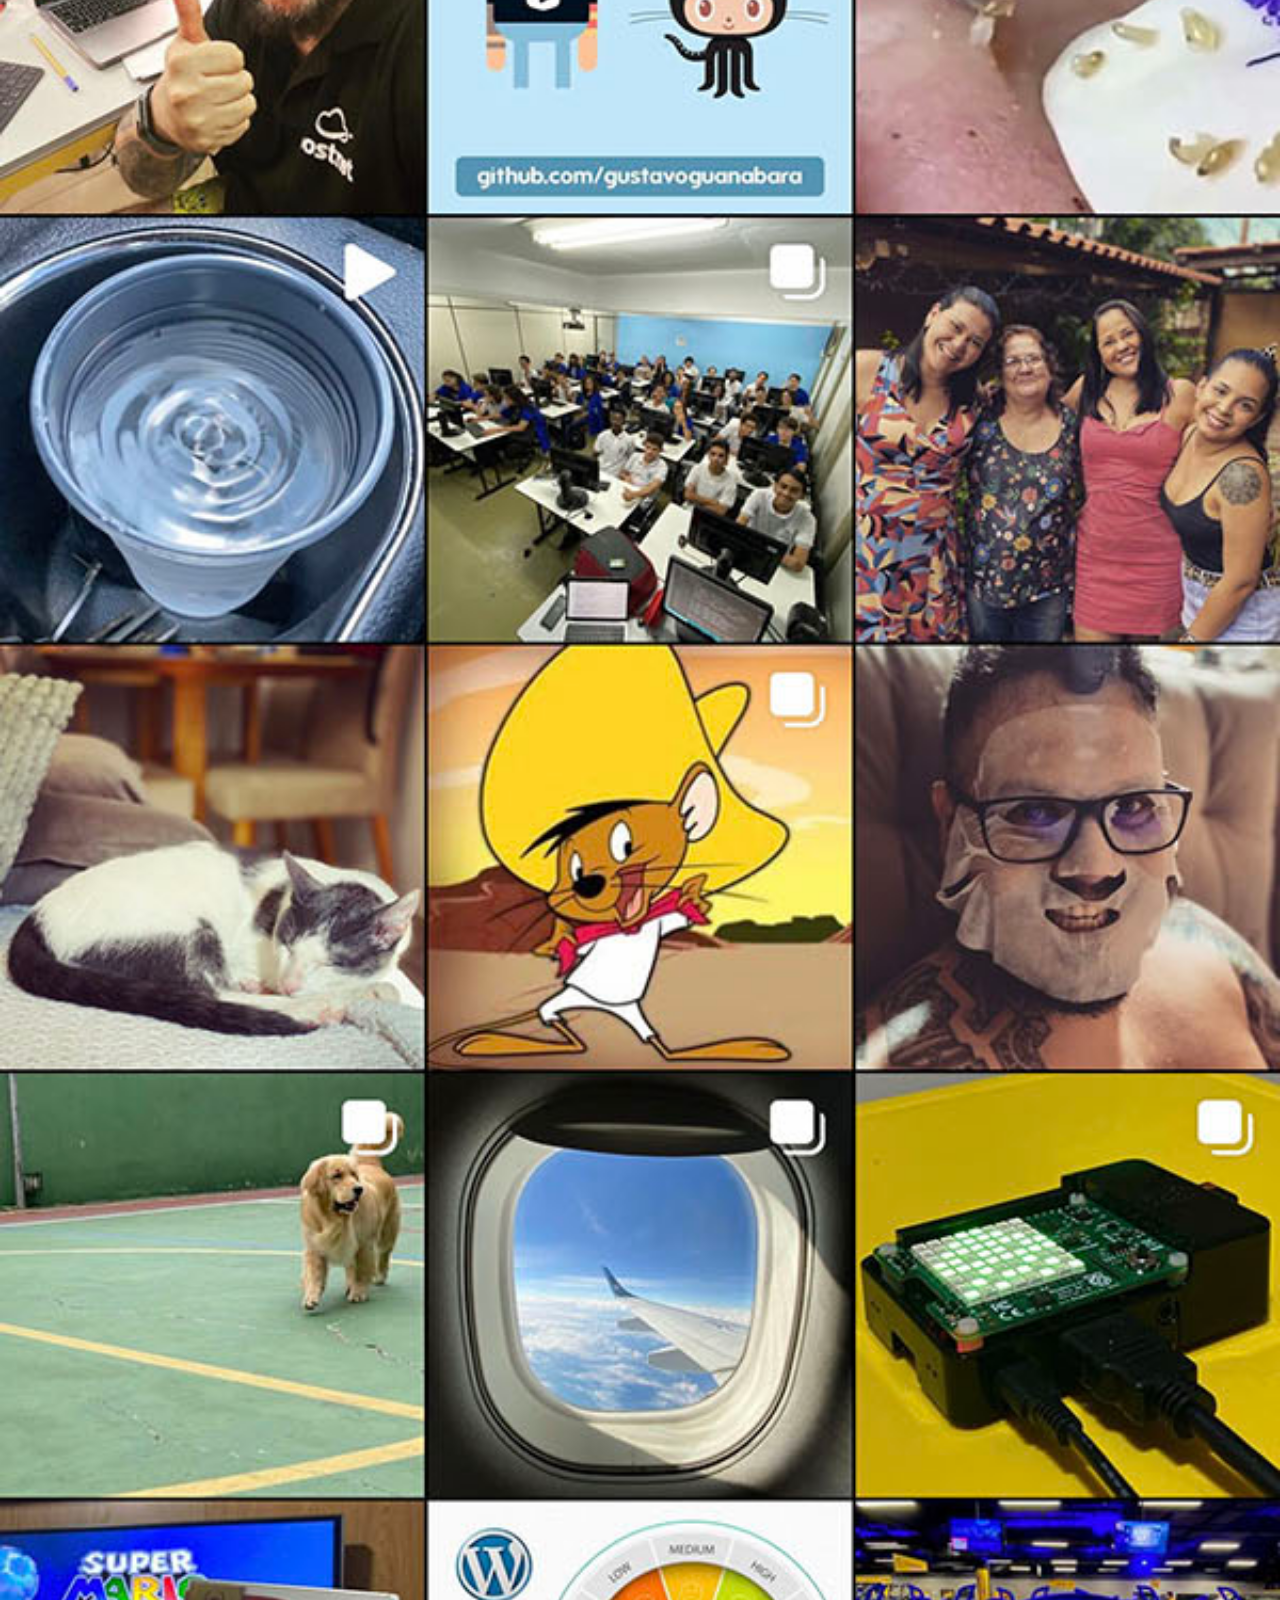
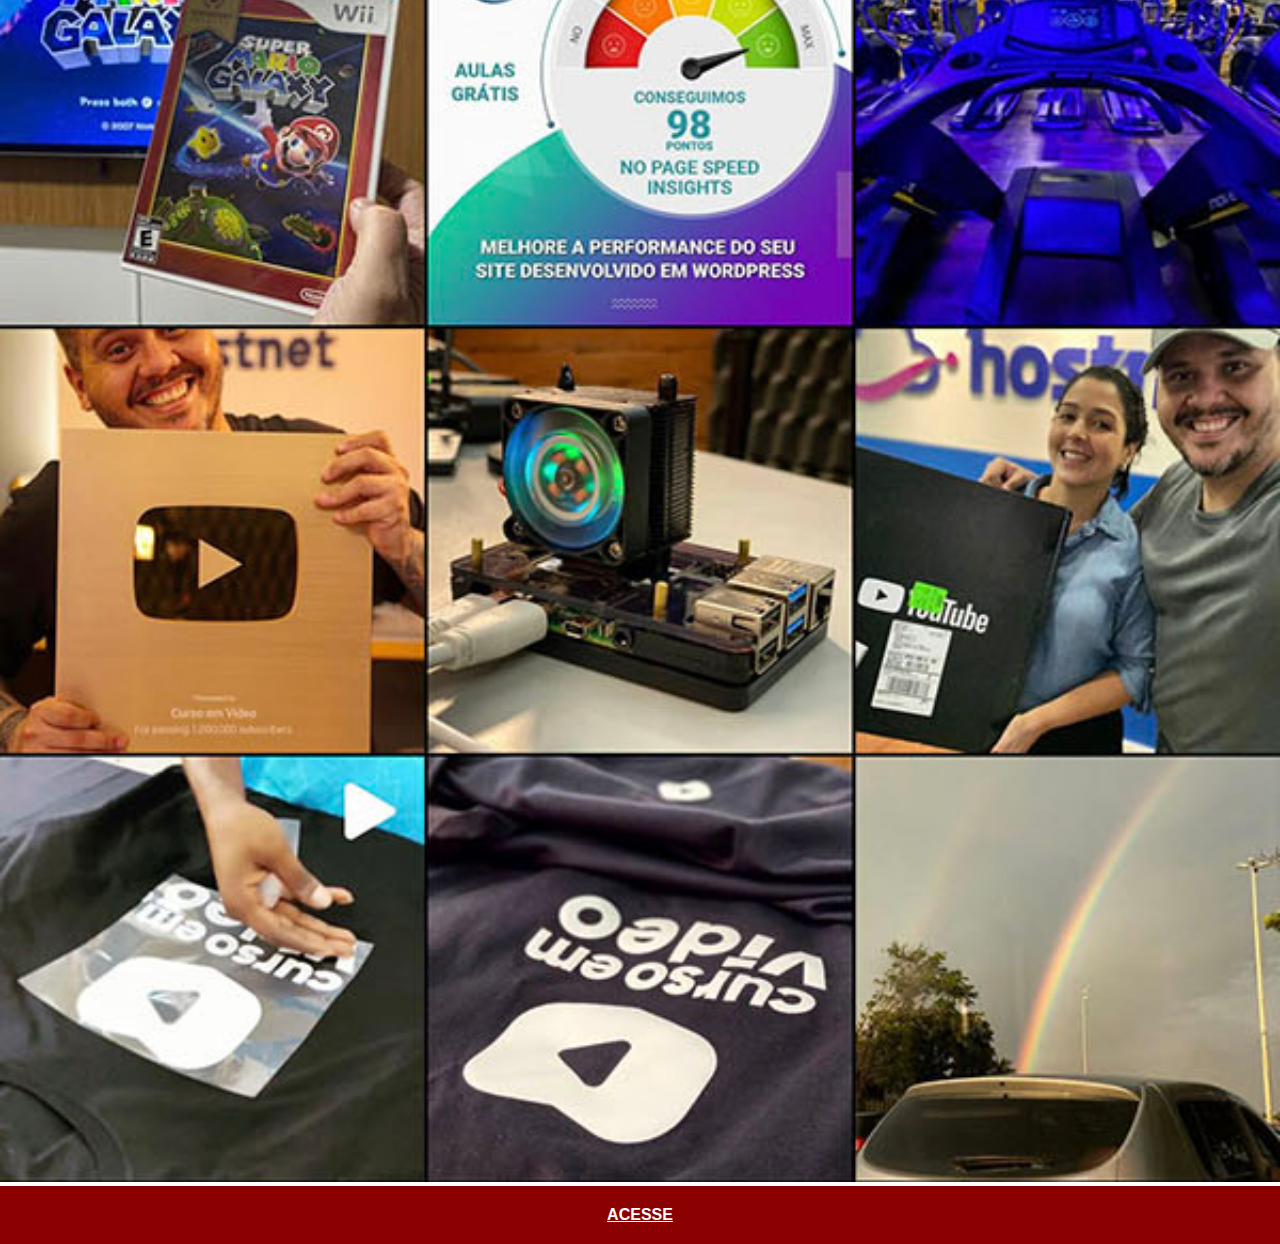
<file: instagram.html>
<!DOCTYPE html>
<html lang="pt-br">
<head>
    <meta charset="UTF-8">
    <meta http-equiv="X-UA-Compatible" content="IE=edge">
    <meta name="viewport" content="width=device-width, initial-scale=1.0">
    <title>Instagram</title>
<link rel="stylesheet" href="social.css">
</head>
<body>
    <img src="imagens/tela-instagram.jpg" alt="Instagram">
    <a href="#">ACESSE</a>
    
</body>
</html>
</file>
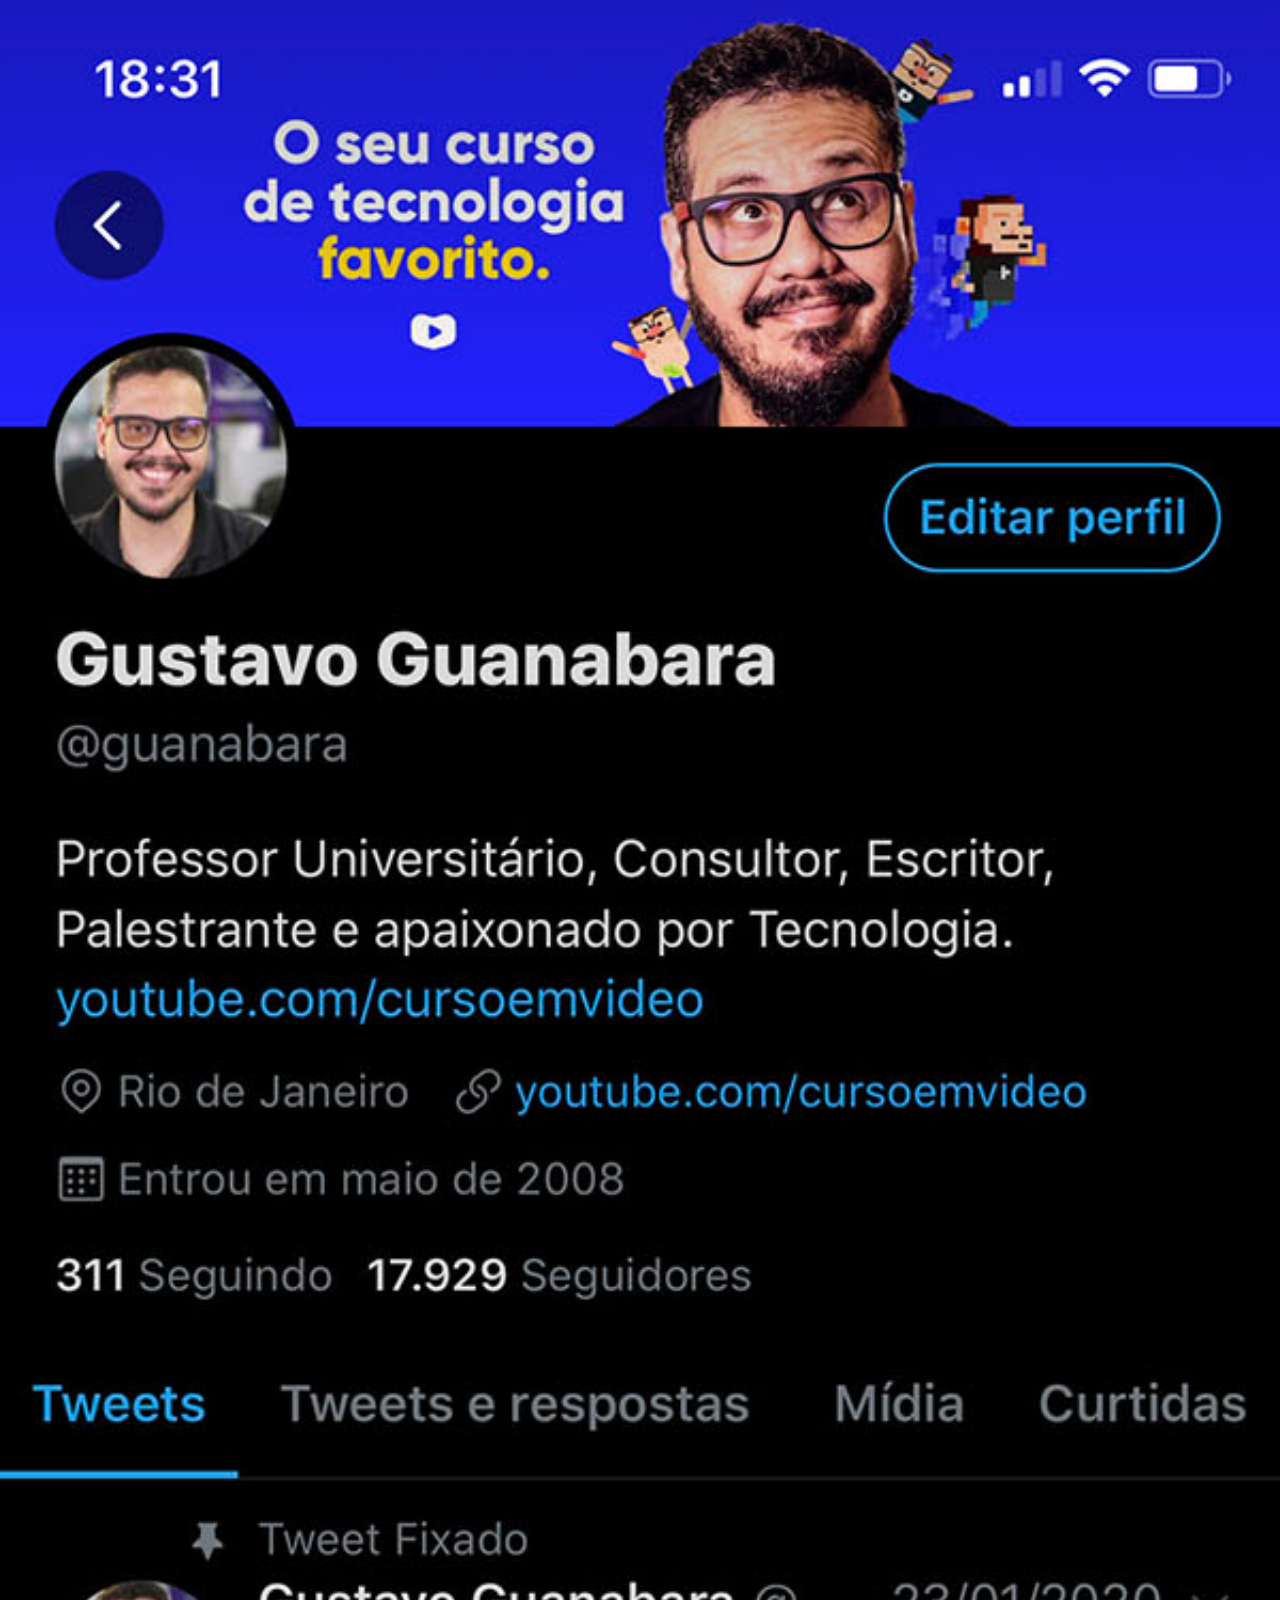
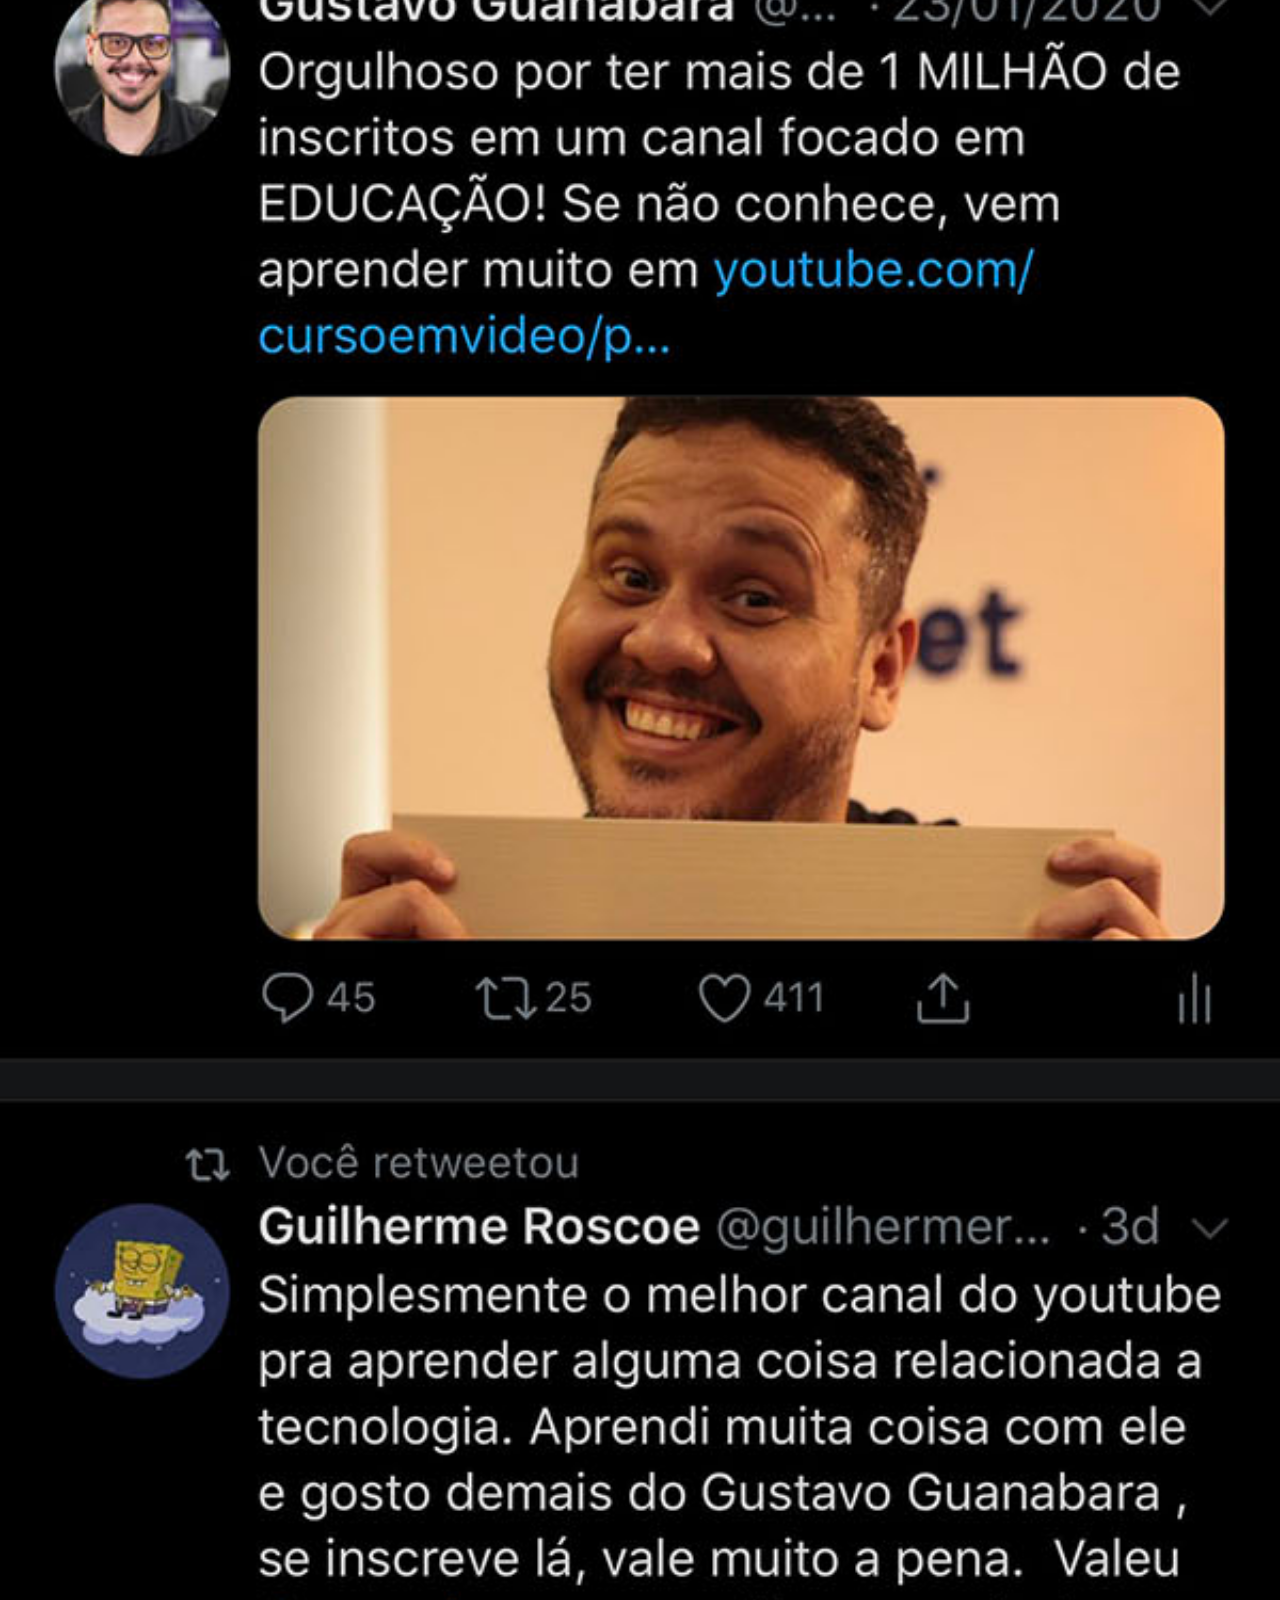
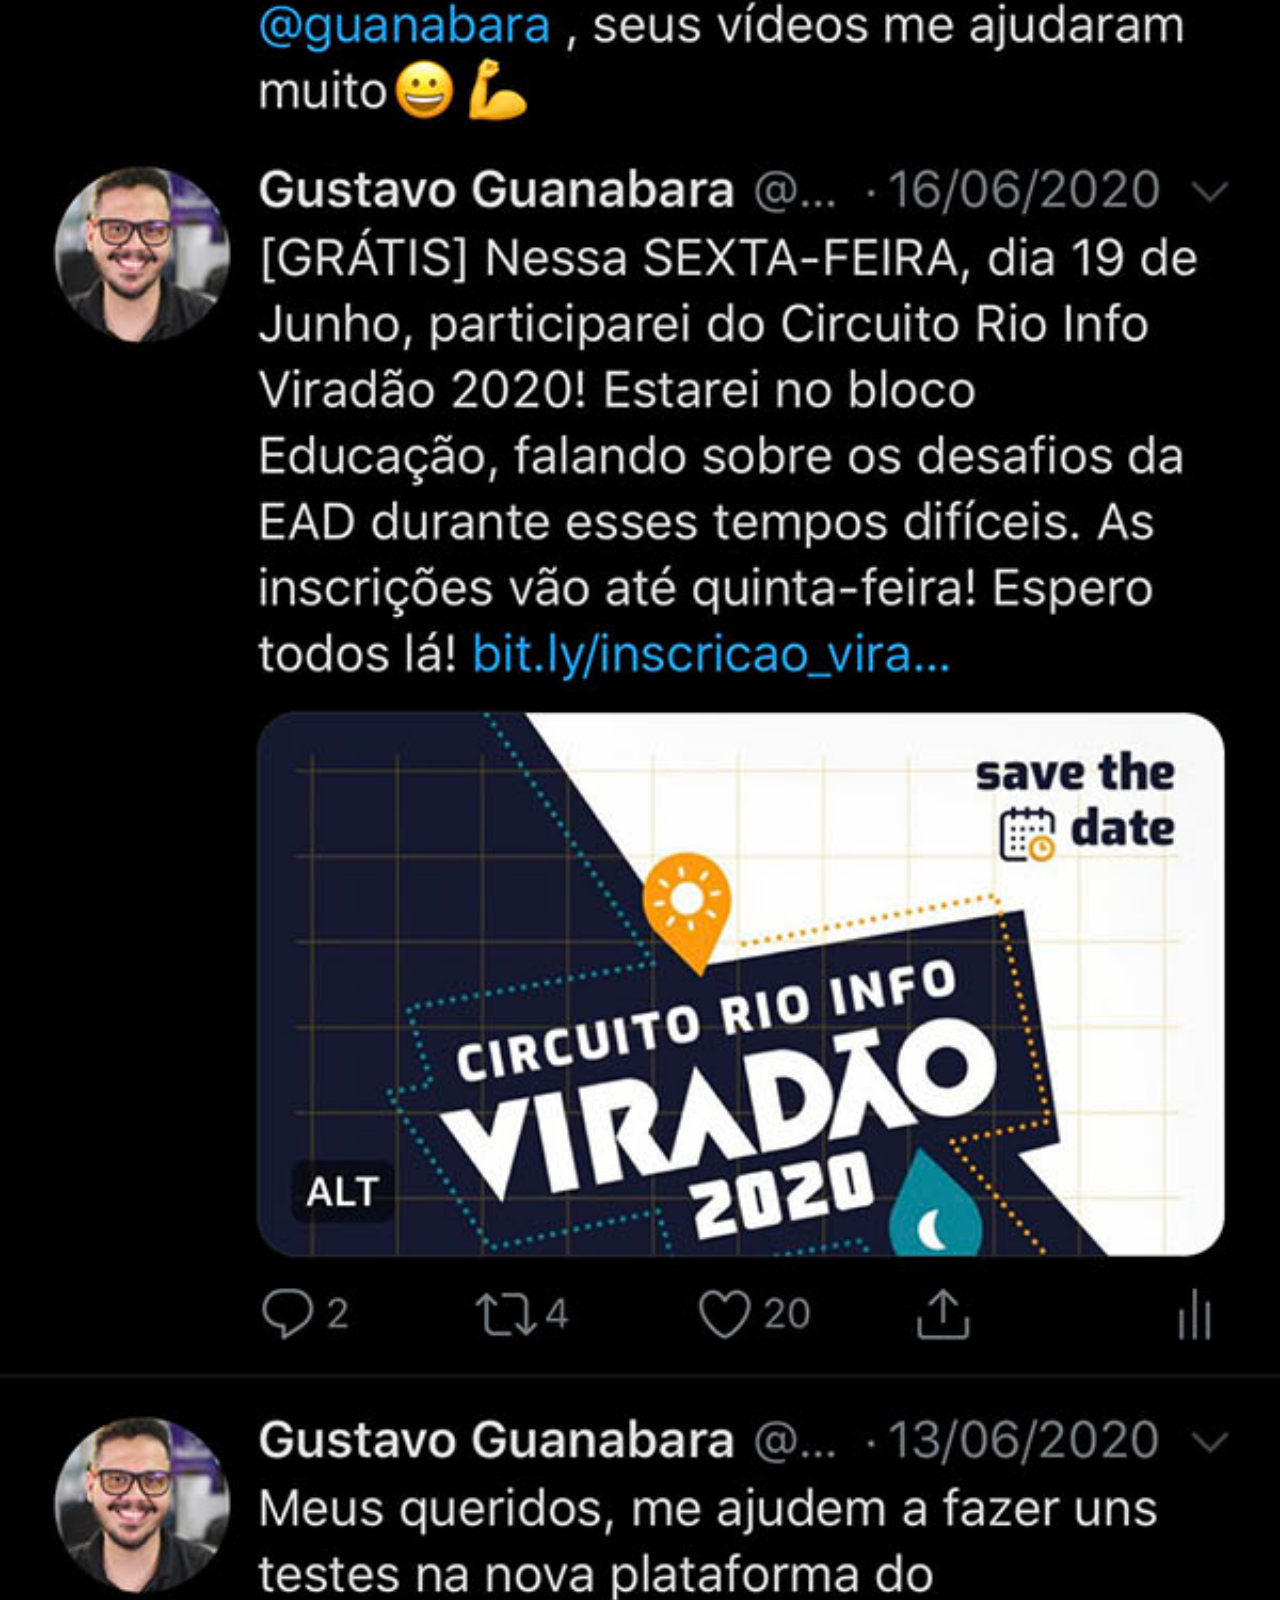
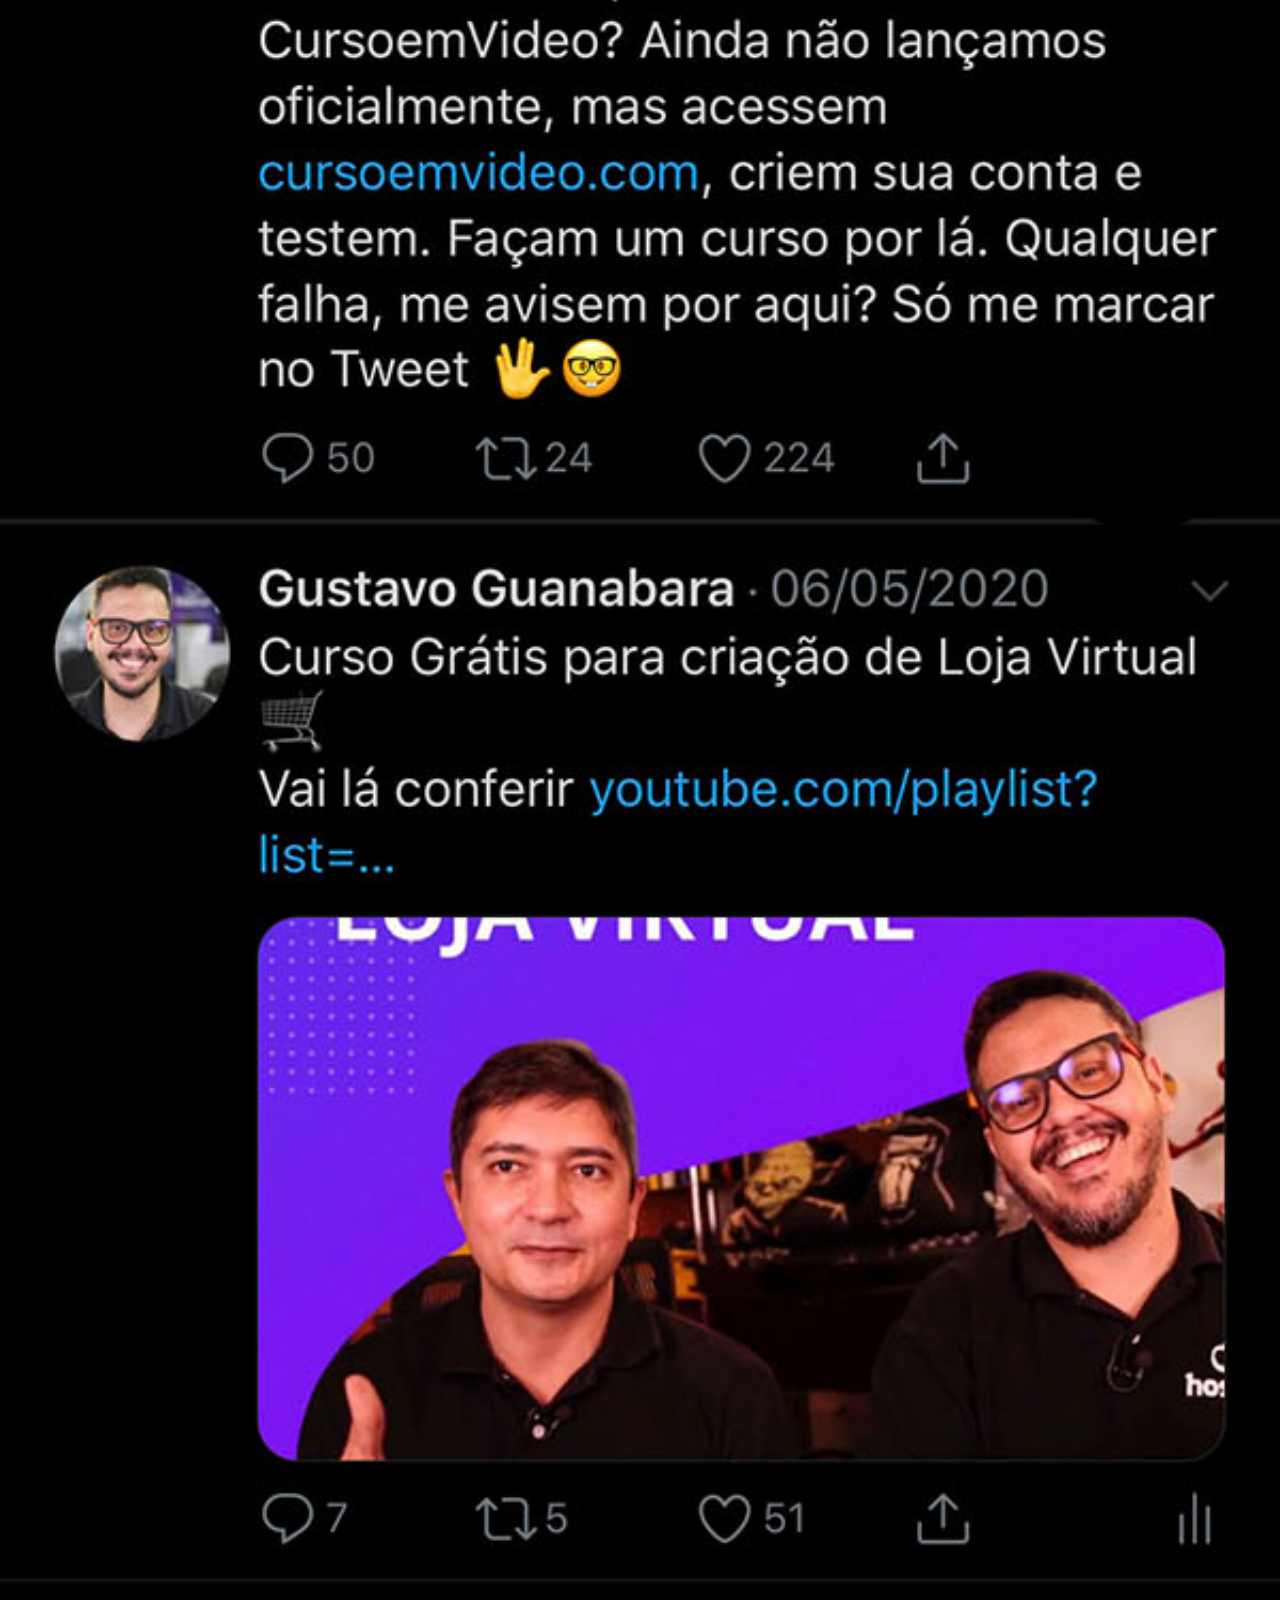
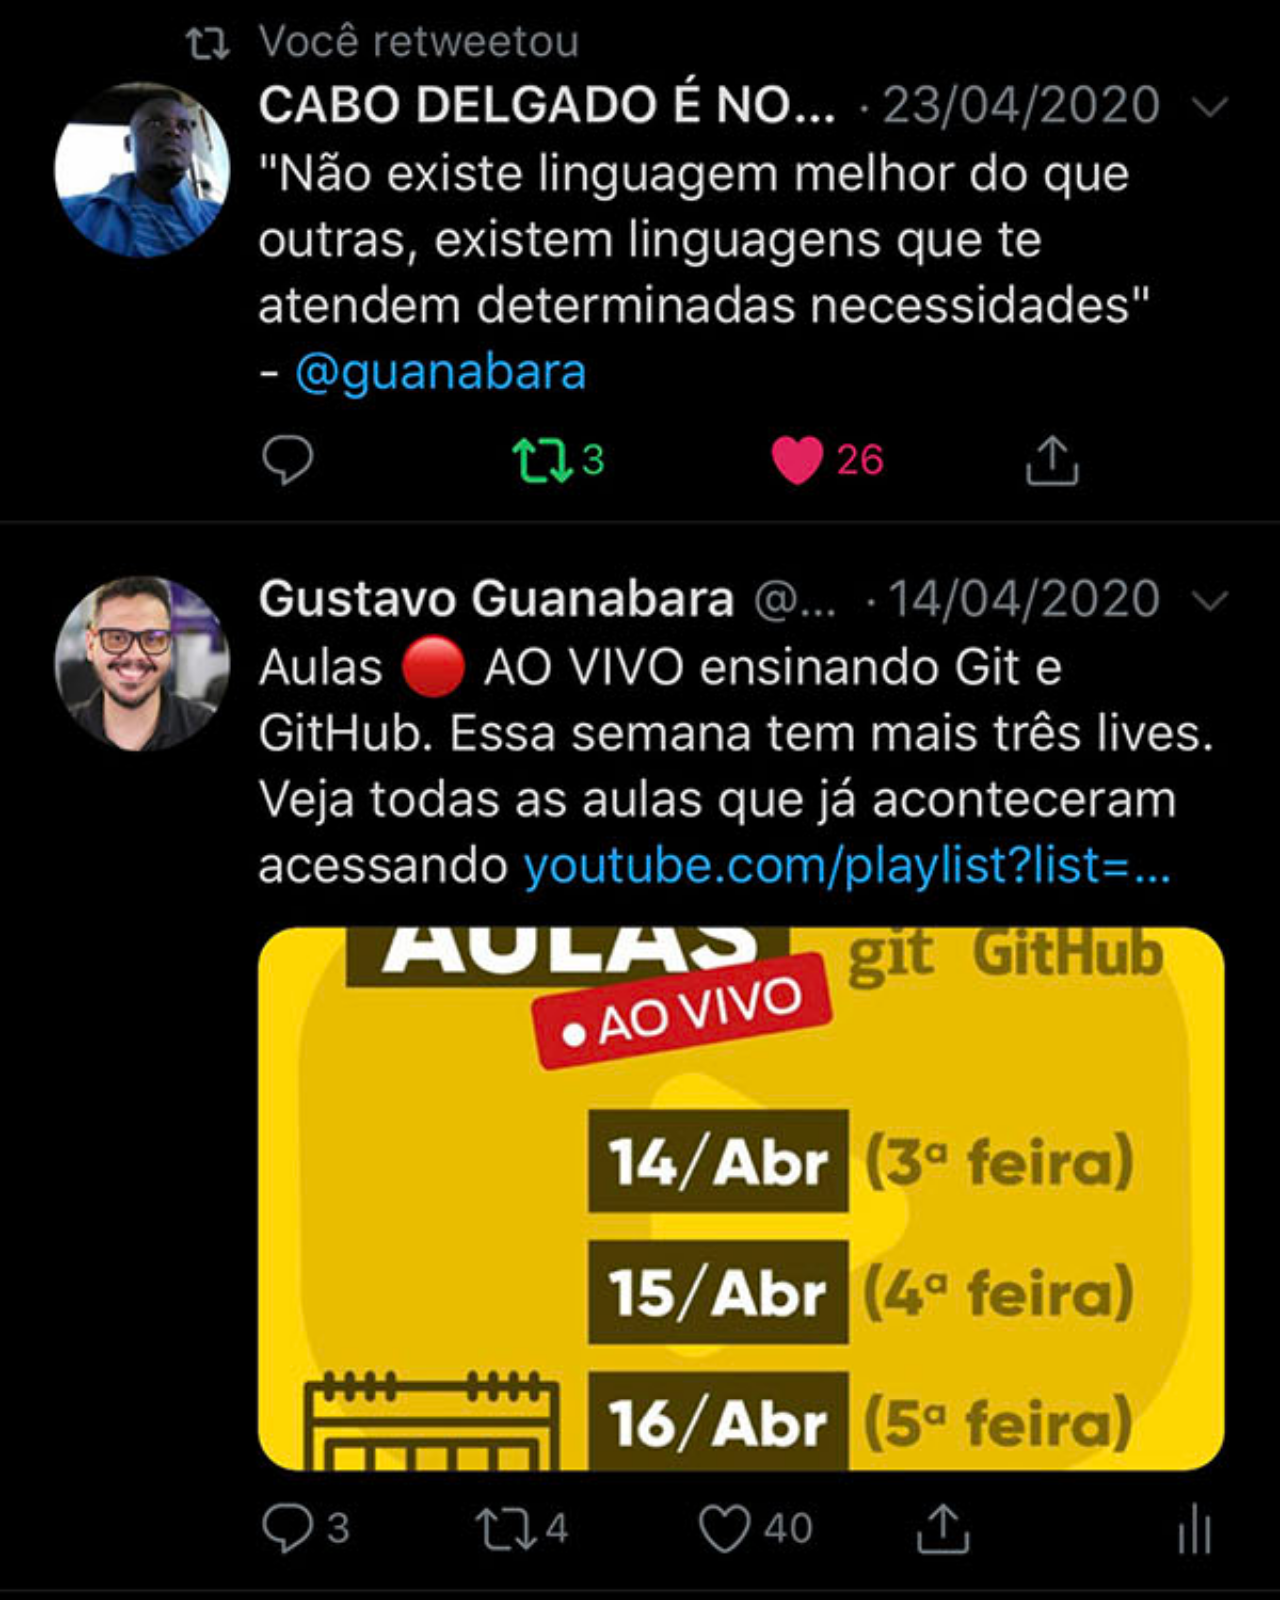
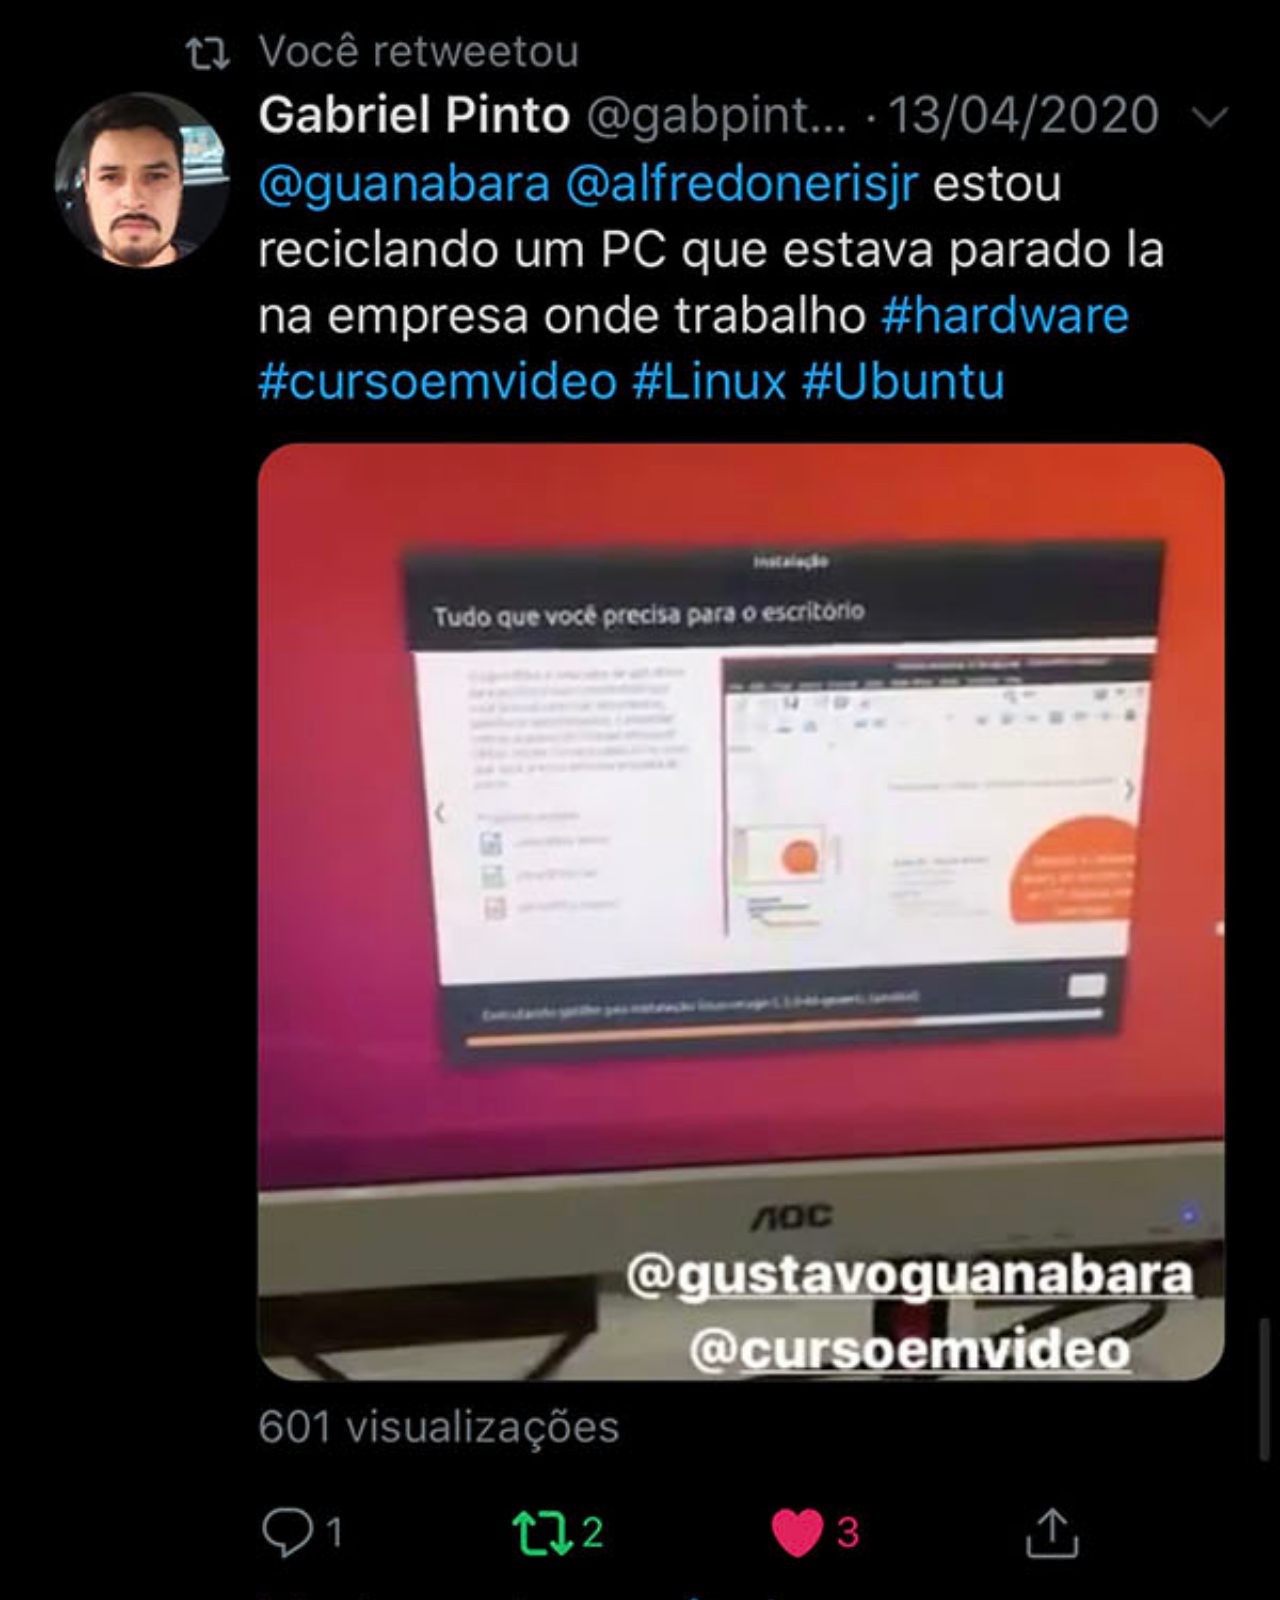
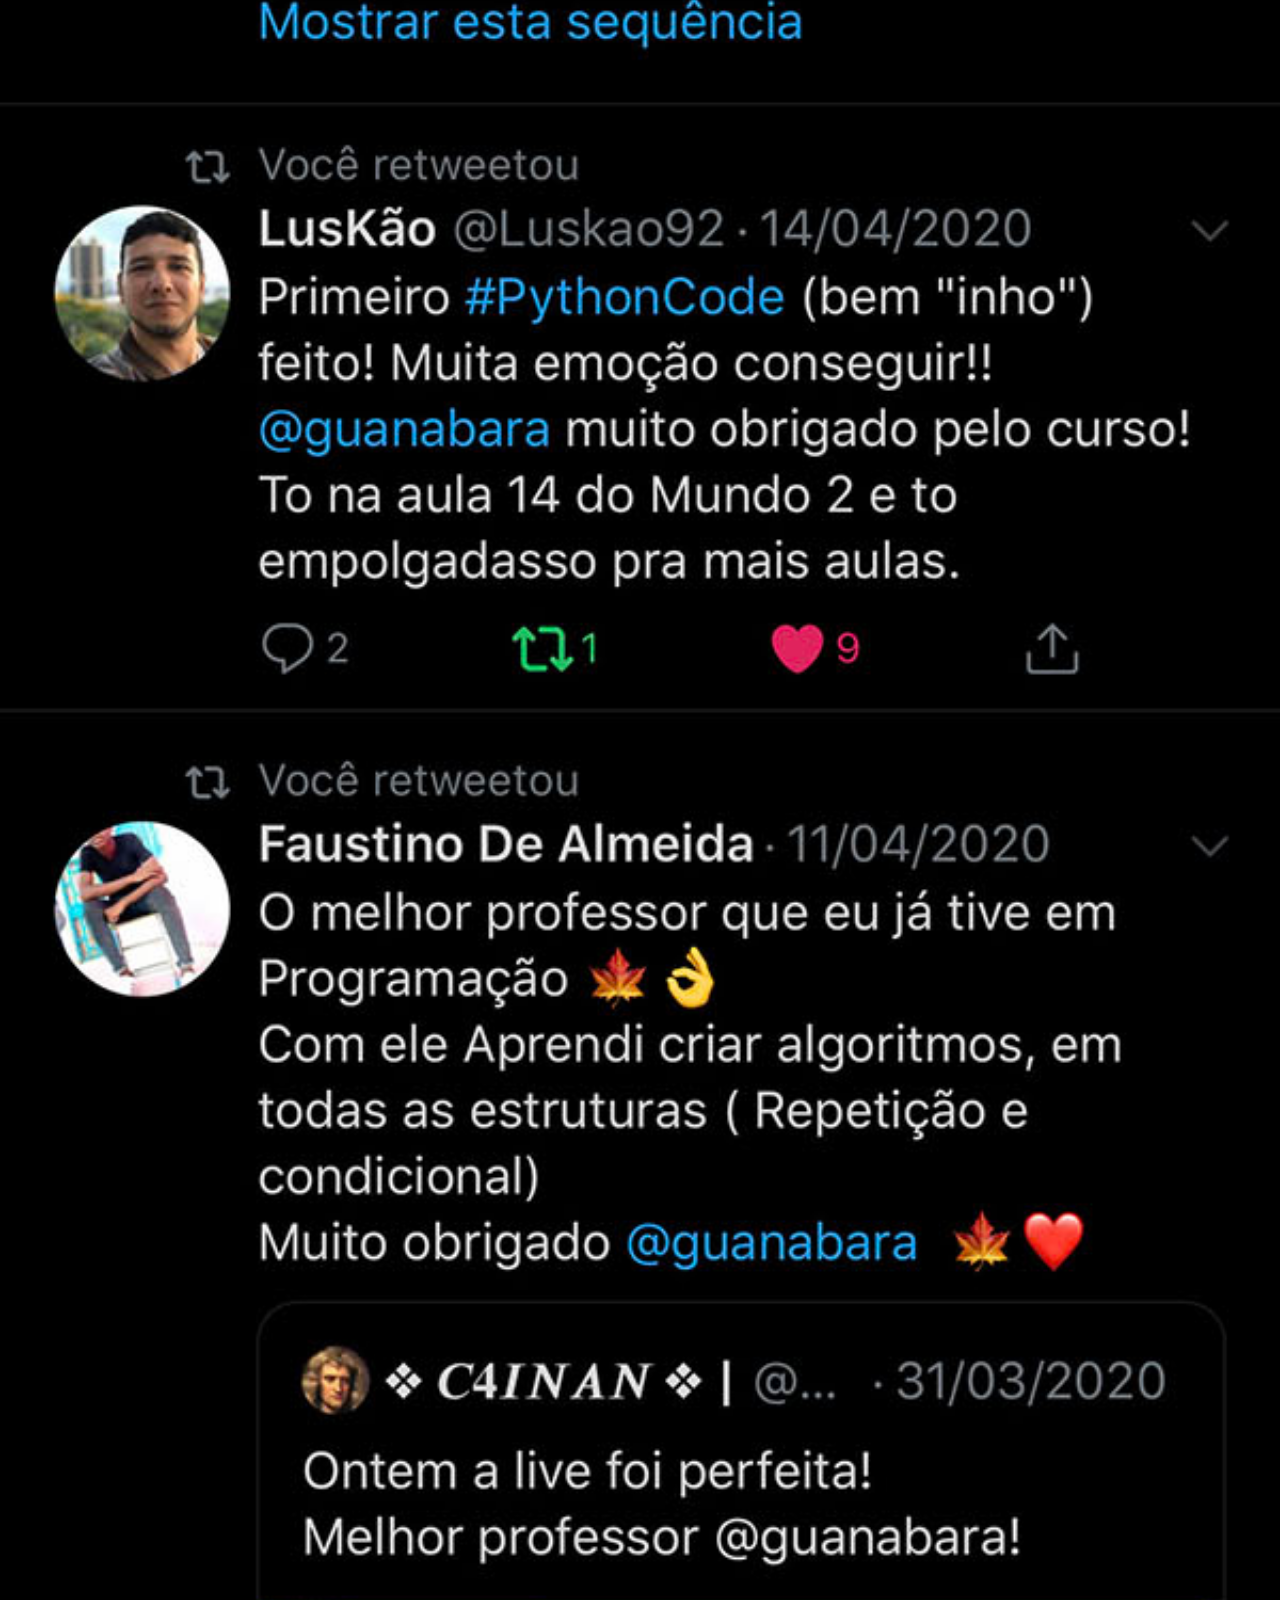
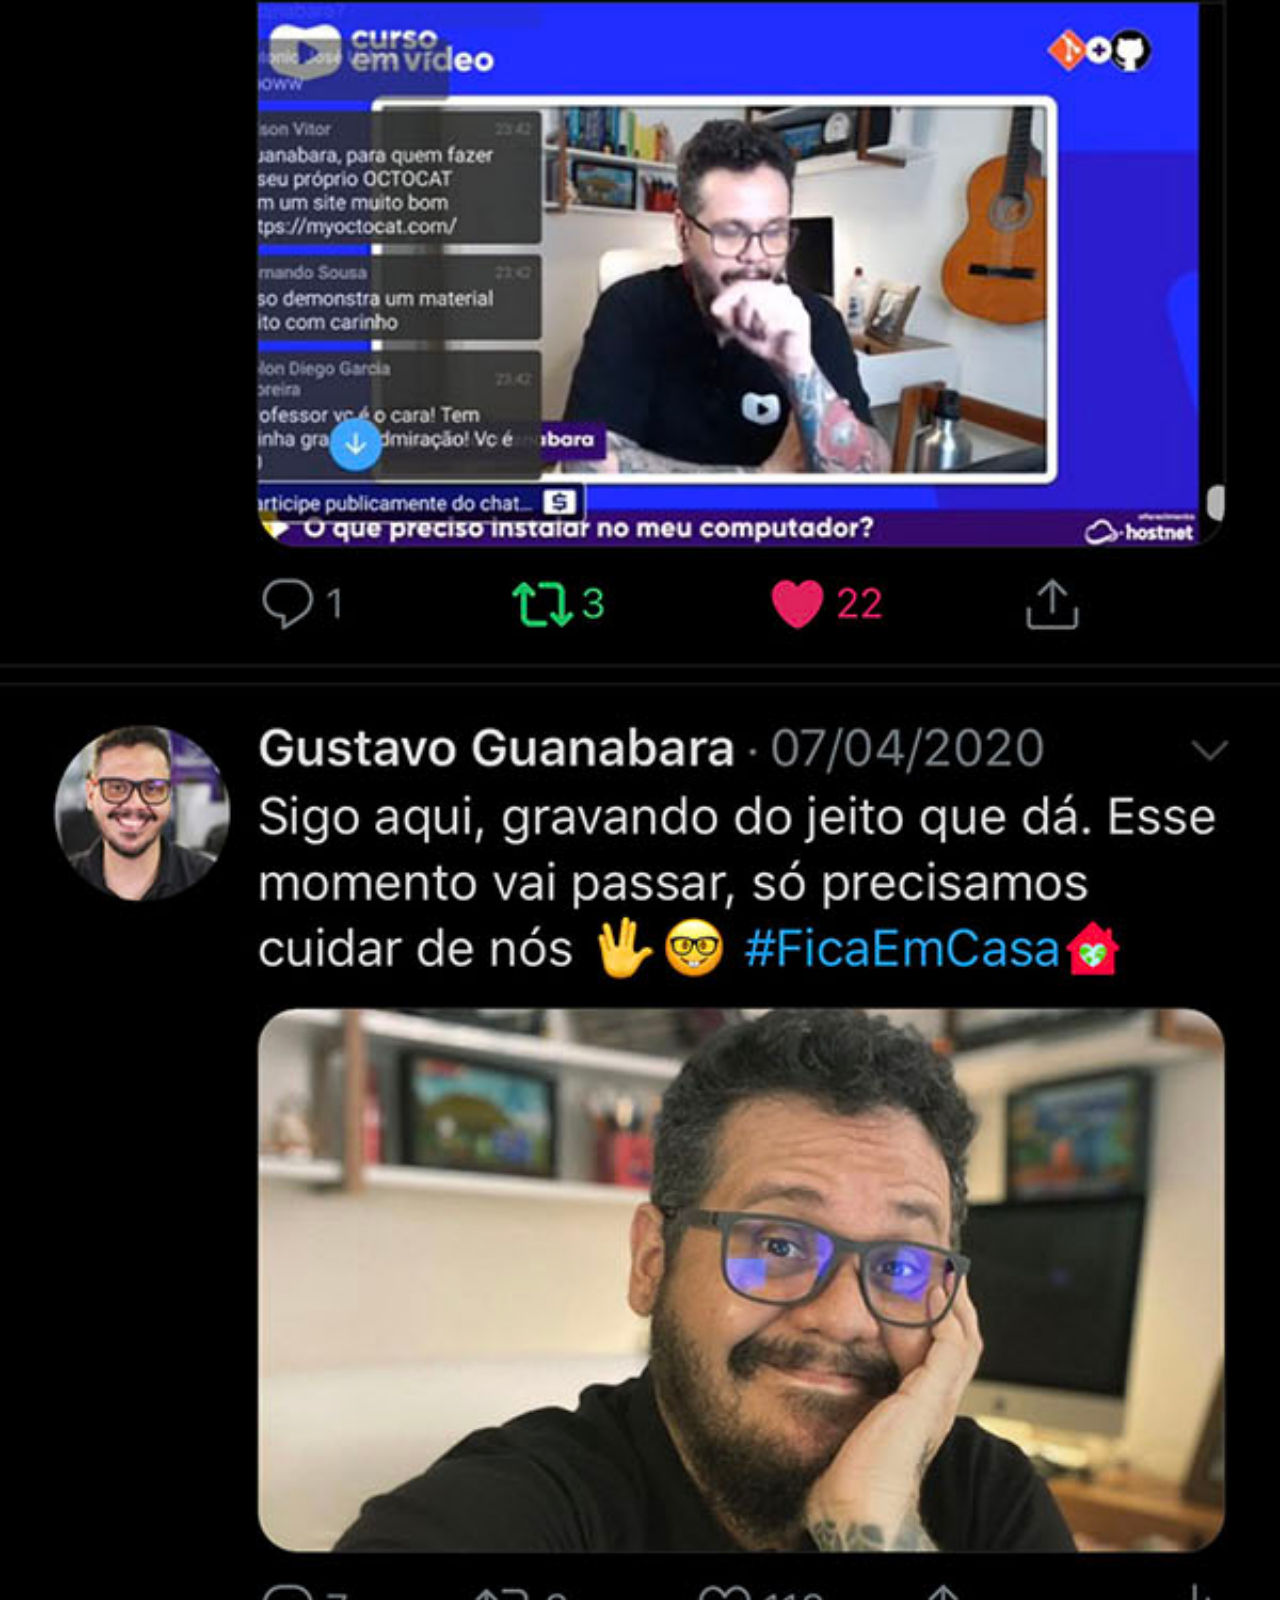
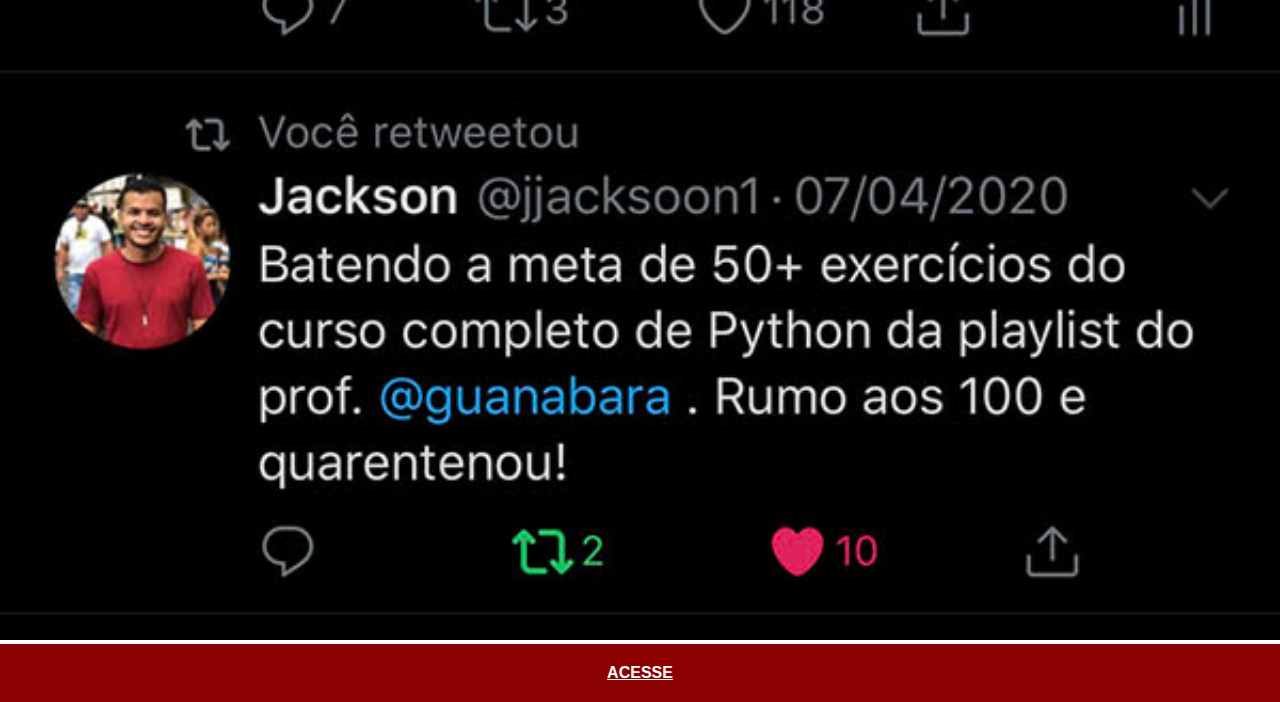
<file: twitter.html>
<!DOCTYPE html>
<html lang="pt-br">
<head>
    <meta charset="UTF-8">
    <meta http-equiv="X-UA-Compatible" content="IE=edge">
    <meta name="viewport" content="width=device-width, initial-scale=1.0">
    <title>Twitter</title>
    <link rel="stylesheet" href="social.css">
</head>
<body>
    <img src="imagens/tela-twitter.jpg" alt="twitter">
    <a href="#">ACESSE</a>

    
</body>
</html>
</file>
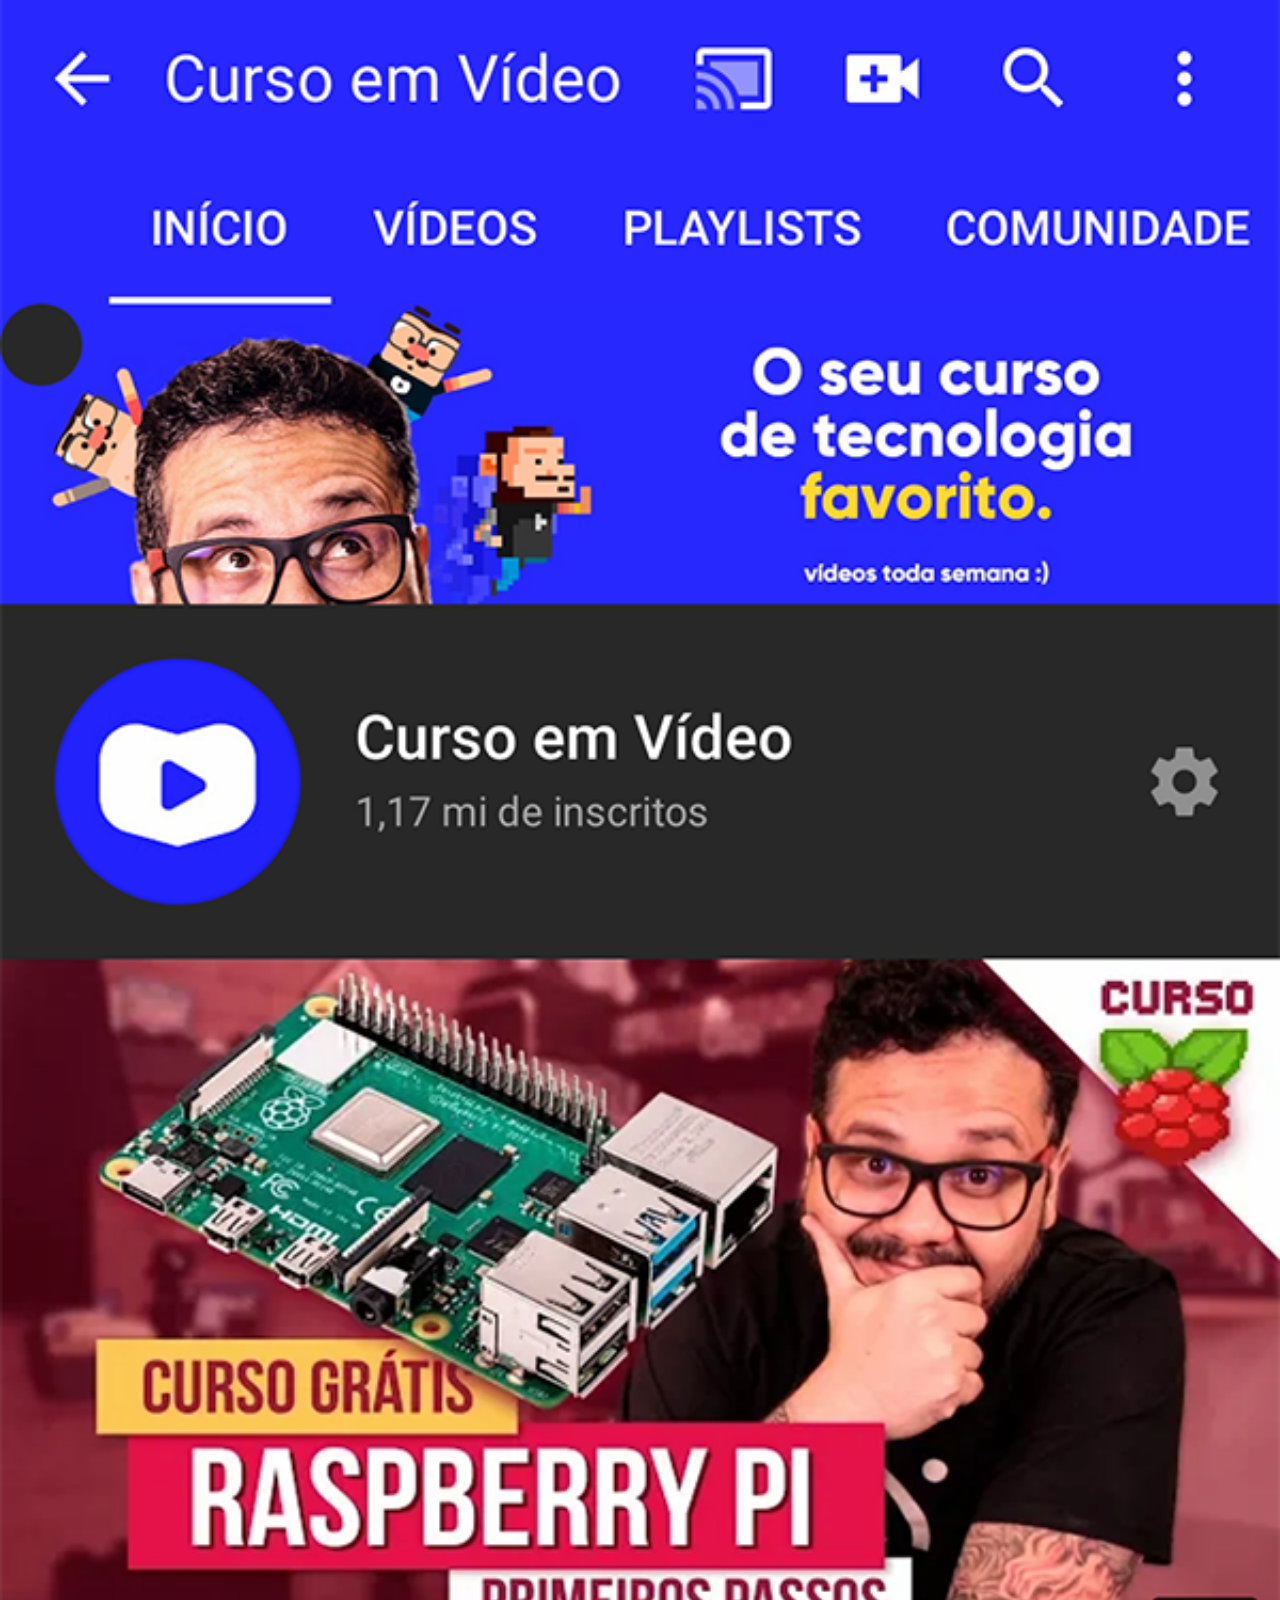
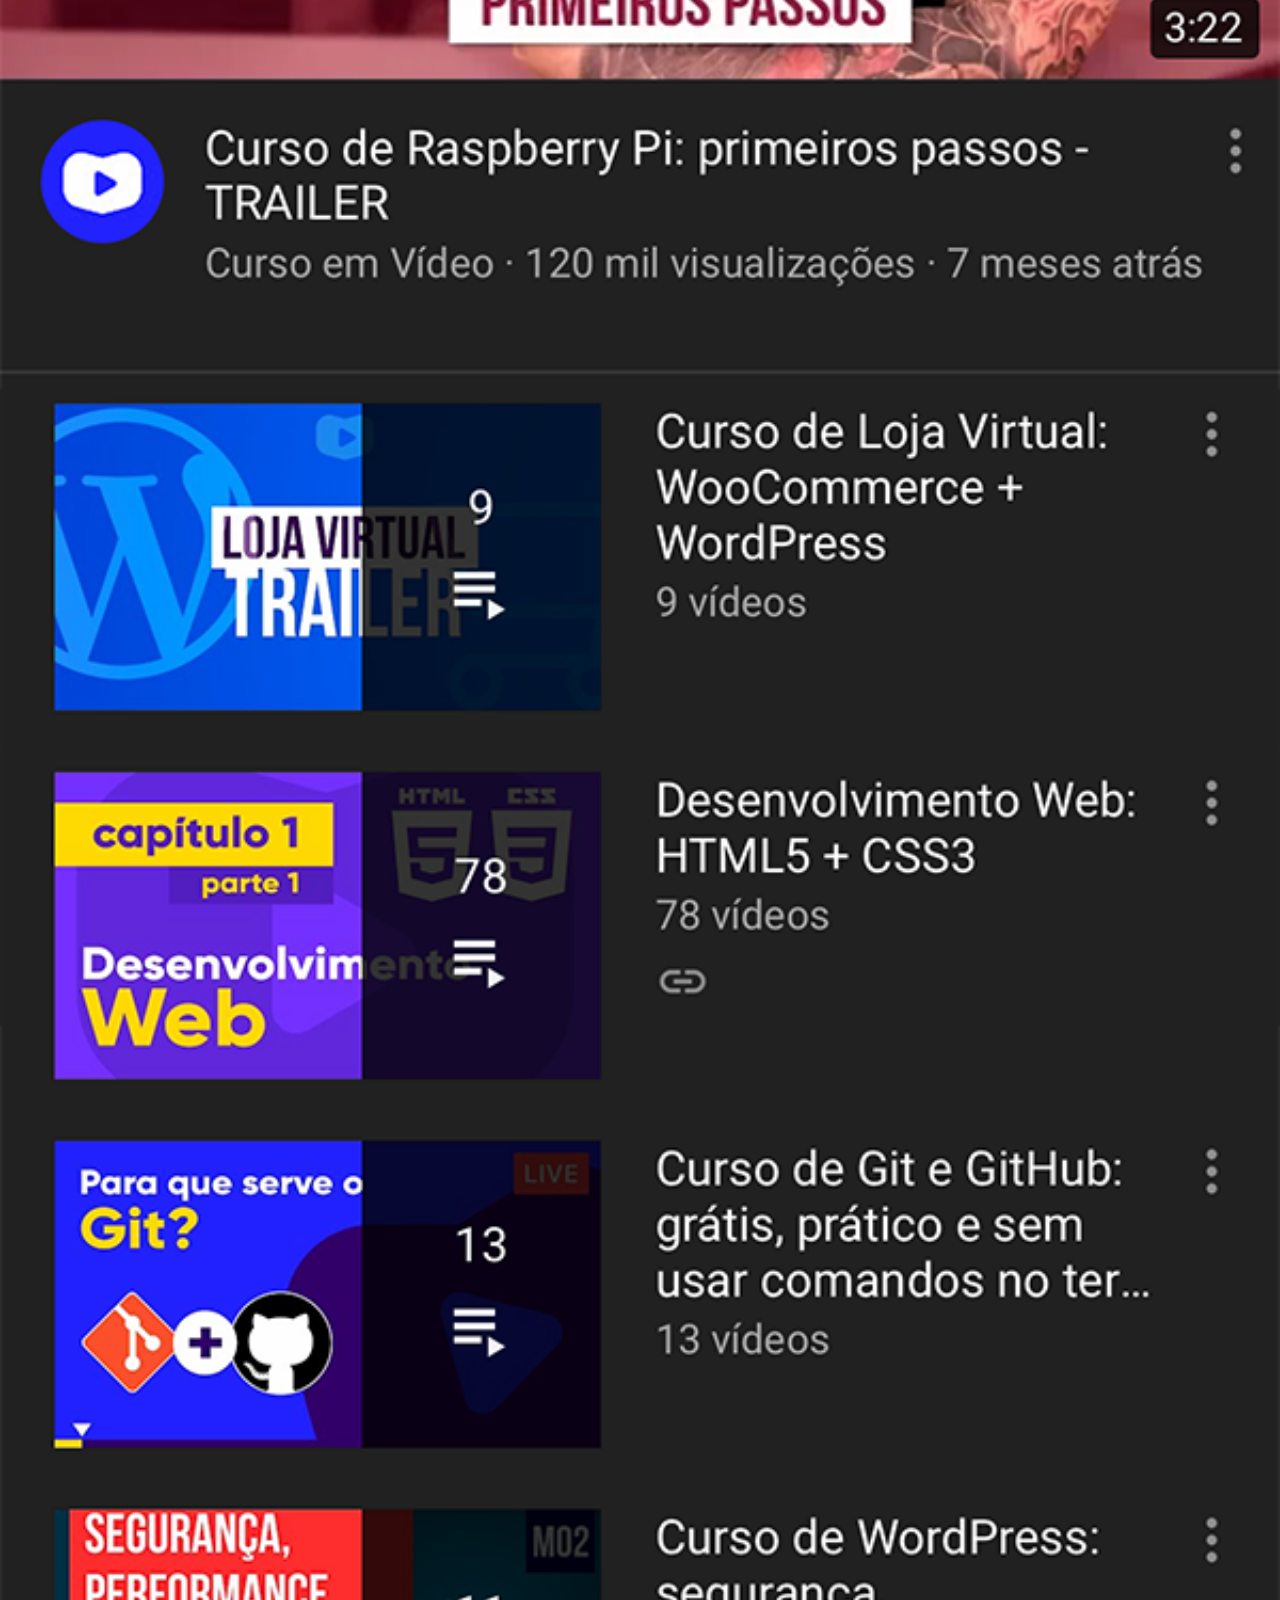
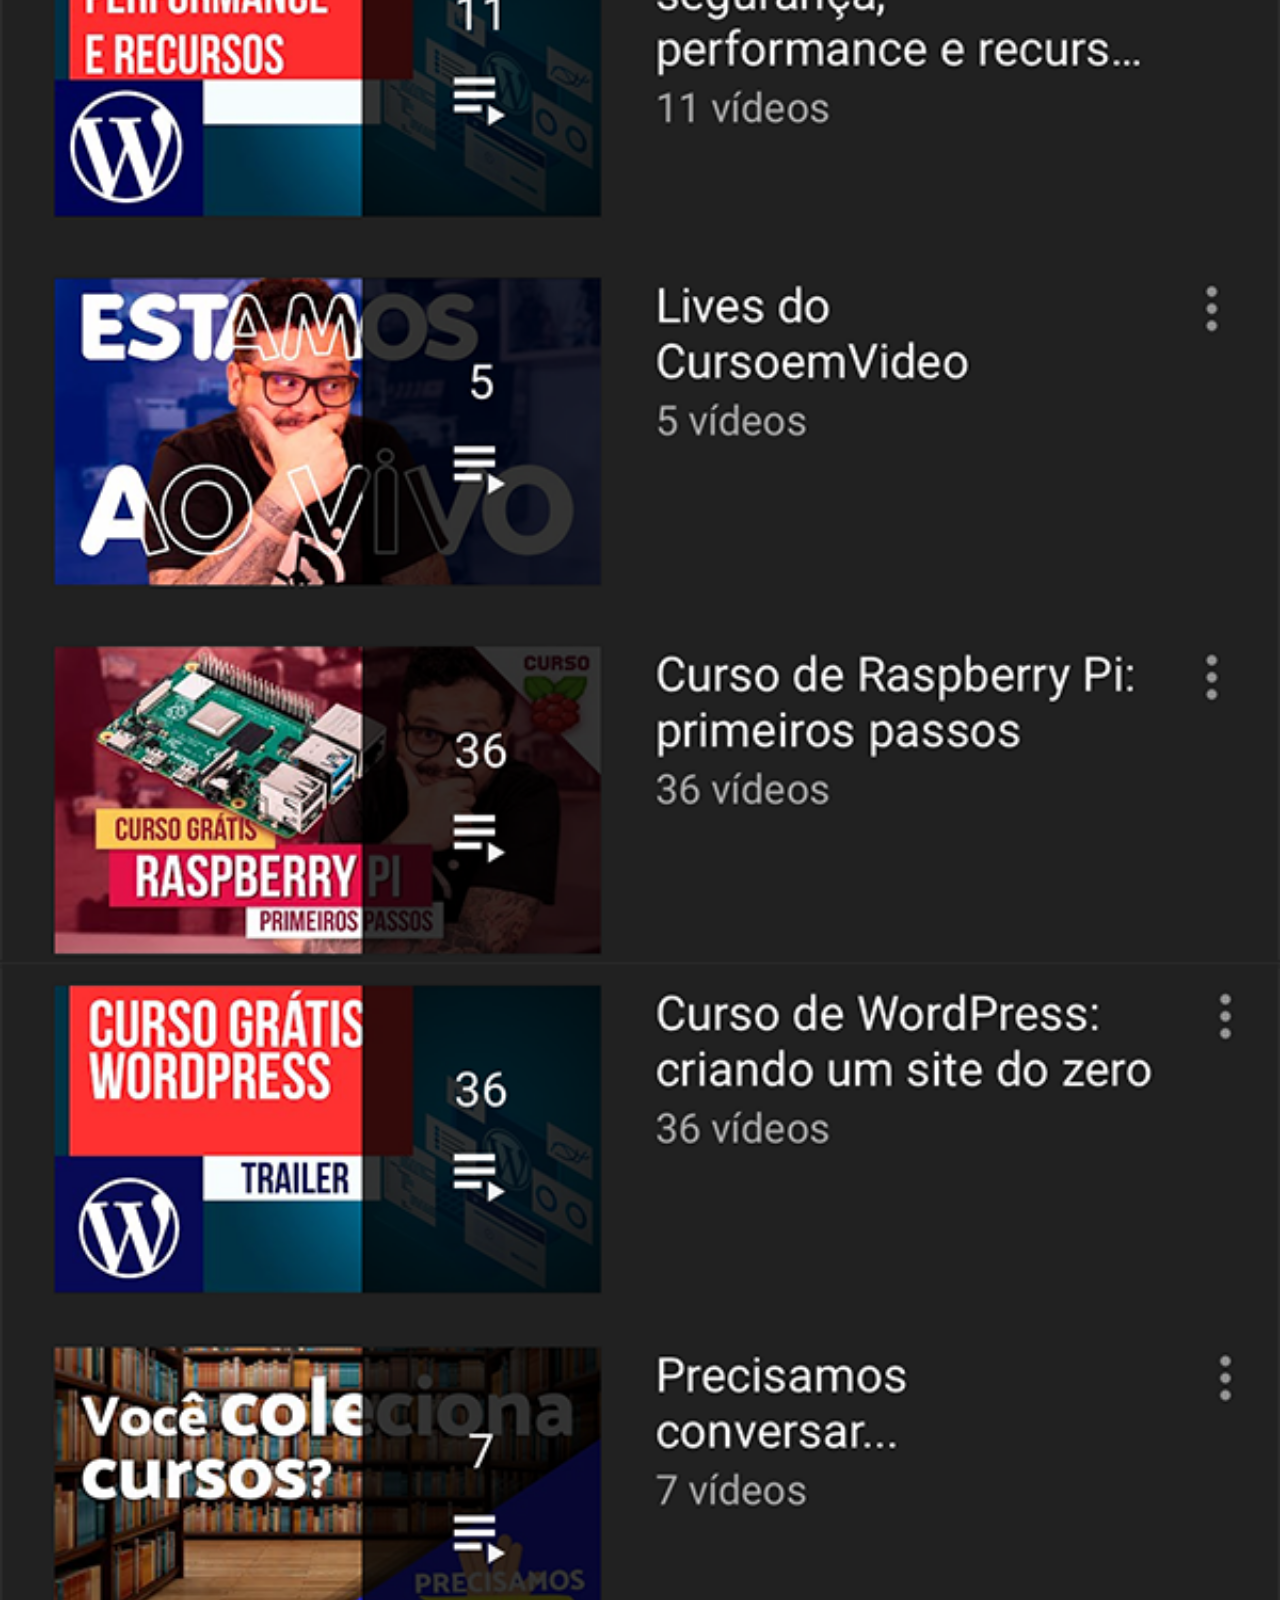
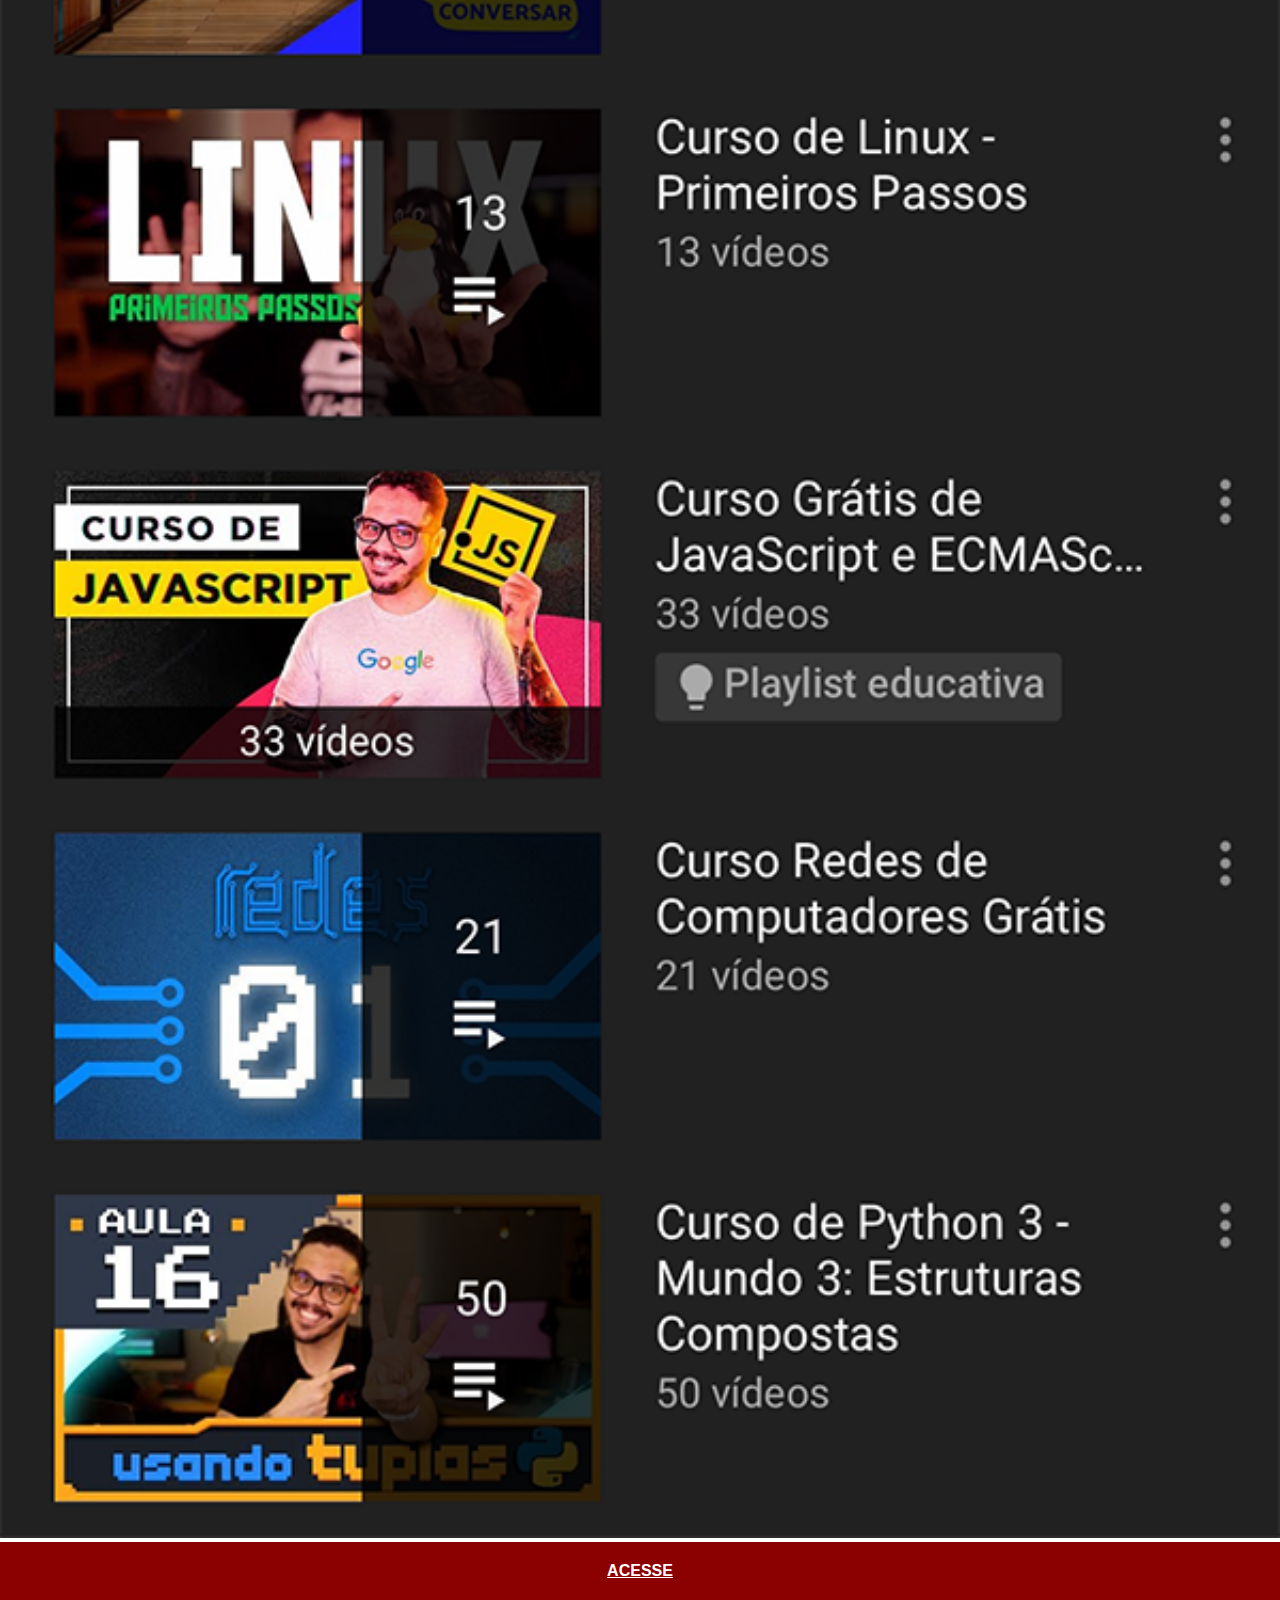
<file: youtube.html>
<!DOCTYPE html>
<html lang="pt-br">
<head>
    <meta charset="UTF-8">
    <meta http-equiv="X-UA-Compatible" content="IE=edge">
    <meta name="viewport" content="width=device-width, initial-scale=1.0">
    <title>YouTube</title>
    <link rel="stylesheet" href="social.css">
    
</head>
<body>
    <img src="imagens/tela-youtube.png" alt="youtube">
    <a href="https://www.youtube.com/@CursoemVideo/playlists" target="_blank">ACESSE</a>
    
</body>
</html>
</file>
<file: style.css>
@charset "UTF-8";

* {
    margin: 0px;
    padding: 0px;
    font-family: Arial, Helvetica, sans-serif;
}

html, body {
    height: 100vh;
    width: 100vw;
    background-color: black;
}

body {
    background: url('imagens/fundo-madeira.jpg') no-repeat top center;
    background-size: cover;
    background-attachment: fixed;

}

main {
    position: relative;
    height: 100vh;
}

section#telefone {
    position: absolute;
    top: 50%;
    left: 50%;
    transform: translate(-50%, -50%);
    height: 627px;
    width: 311px;
    background: url('imagens/frame-iphone.png') no-repeat;

}

iframe#tela {
    position: relative;
    top: 80px;
    left: 22px;
    width: 267px;
    height: 471px;

}

section#redes-sociais {
    text-align: right;
}

section#redes-sociais img {
    width: 50px;
    margin: 10px;
  border-radius: 50%;
  box-shadow: 2px 2px 5px rgba(0, 0, 0, 0.400);
  box-sizing: border-box;

}

section#redes-sociais img:hover {
    border: 2px solid rgba(255, 255, 255, 0.637);
    transform: translate(-3px, -3px);
    box-shadow: 5px 5px 10px rgba(0, 0, 0, 0.600);
    transition: transform 0.5s border 1s;

}
</file>
<file: social.css>
@charset "UTF-8";

* {
    margin: 0px;
    margin: 0px;
    font-family: Arial, Helvetica, sans-serif;
}

::-webkit-scrollbar {
    width:  0px;
    height: 0px;
}

img {
    width: 100vw;

}

a {
    display: block;
    background-color: darkred;
    color: white;
    padding: 20px;
    text-align: center;
    font-weight: bolder;
    text-decoration: nome;

}

a:hover {
    background-color: red;
}
</file>
